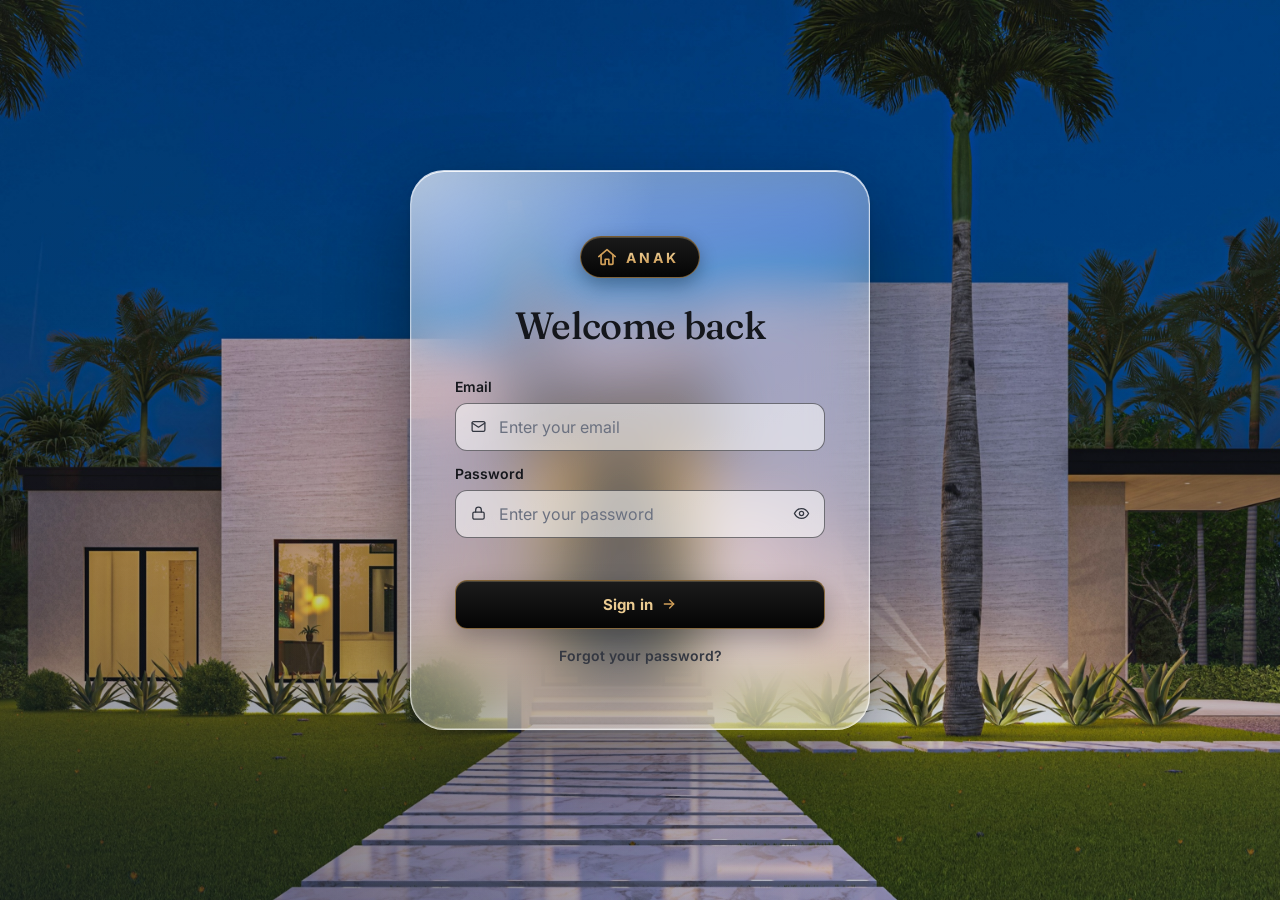
<file: index.html>
<!DOCTYPE html>
<html lang="en" class="auth-checking">
<head>
<meta charset="UTF-8">
<meta name="viewport" content="width=device-width, initial-scale=1.0, viewport-fit=cover">
<meta name="theme-color" content="#000000">
<link rel="manifest" href="manifest.webmanifest">
<link rel="apple-touch-icon" href="assets/apple-touch-icon.png">
<meta name="apple-mobile-web-app-capable" content="yes">
<meta name="apple-mobile-web-app-status-bar-style" content="black-translucent">
<meta name="apple-mobile-web-app-title" content="Anak Homes">
<title>Anak Homes — Dashboard</title>
<link rel="preconnect" href="https://fonts.googleapis.com">
<link rel="preconnect" href="https://fonts.gstatic.com" crossorigin>
<link href="https://fonts.googleapis.com/css2?family=Outfit:wght@300..700&display=swap" rel="stylesheet">
<link rel="stylesheet" href="dashboard.css?v=23">
<link rel="stylesheet" href="splash.css?v=1">
<script>try{if(sessionStorage.getItem('anak-splash-seen'))document.documentElement.classList.add('no-splash')}catch(e){}</script>
</head>
<body class="dash-page">
<div class="splash" aria-hidden="true">
  <div class="splash-glow"><svg class="splash-mark" viewBox="0 0 24 24"><defs><linearGradient id="splashGold" x1="0" y1="0" x2="1" y2="1"><stop offset="0" stop-color="#F3D9A4"/><stop offset="1" stop-color="#C98A3E"/></linearGradient></defs><path pathLength="1" d="M3 11.5 12 4l9 7.5"/><path pathLength="1" d="M5.5 10v9a1 1 0 0 0 1 1H10v-5.5h4V20h3.5a1 1 0 0 0 1-1v-9"/></svg></div>
  <span class="splash-word">ANAK</span>
</div>

<div class="grain" aria-hidden="true"></div>

<!-- Top bar: stays put while the page rolls up underneath it -->
<header class="topbar" id="topbar">
  <div class="topbar-beam" aria-hidden="true"></div>
  <a class="brand" href="index.html">
    <span class="brand-mark"><svg viewBox="0 0 24 24" aria-hidden="true"><path d="M3 11.5 12 4l9 7.5"/><path d="M5.5 10v9a1 1 0 0 0 1 1H10v-5.5h4V20h3.5a1 1 0 0 0 1-1v-9"/></svg></span>
    <span class="brand-text">Anak Homes</span>
  </a>

  <nav class="tnav" aria-label="Main">
    <a href="index.html" class="active" aria-current="page">Dashboard</a>
    <a href="bookings.html">Bookings</a>
    <a href="host.html">Hosts</a>
  </nav>

  <div class="topbar-right">
    <div id="monthPicker"></div>
    <a class="round-btn search-btn" href="bookings.html" aria-label="Search bookings">
      <svg viewBox="0 0 24 24" aria-hidden="true"><circle cx="11" cy="11" r="6.5"/><path d="M20 20l-4.2-4.2"/></svg>
    </a>
    <div class="profile">
      <button class="profile-btn" type="button" id="profileBtn" aria-haspopup="menu" aria-expanded="false" aria-controls="profileMenu">
        <span class="avatar" aria-hidden="true">A</span>
        <span class="profile-text">
          <span class="profile-role">Owner</span>
          <span class="profile-name">Anak</span>
        </span>
        <svg class="chev" viewBox="0 0 24 24" aria-hidden="true"><path d="M7 10l5 5 5-5"/></svg>
      </button>
      <div class="profile-menu" id="profileMenu" role="menu" hidden>
        <a href="settings.html" role="menuitem">Settings</a>
        <a href="#" role="menuitem" id="signOutLink">Sign out</a>
      </div>
    </div>
  </div>
</header>

<main class="dash">
  <section class="greet appear appear--soft">
    <h1 id="greetTitle">Hello, Anak!</h1>
    <a class="add-btn" href="bookings.html?add=1" aria-label="Add booking" title="Add booking">
      <svg viewBox="0 0 24 24" aria-hidden="true"><path d="M12 5v14M5 12h14"/></svg>
    </a>
  </section>

  <div class="bento">
    <!-- Row 1 -->
    <article class="card stat is-gold appear appear--soft" style="--d:.06s">
      <div class="stat-text">
        <h2 class="stat-label">Net income <em id="netIncomeDelta"></em></h2>
        <p class="stat-value" id="netIncomeValue">—</p>
      </div>
      <div class="mini-bars" id="netIncomeBars" aria-hidden="true"></div>
    </article>

    <article class="card stat shiny appear appear--soft" style="--d:.1s">
      <div class="stat-text">
        <h2 class="stat-label"><span id="totalReceivedLabel">Received this month</span> <em id="totalReceivedDelta"></em></h2>
        <p class="stat-value" id="totalReceivedValue">—</p>
      </div>
      <svg class="squiggle" id="receivedSquiggle" viewBox="0 0 80 32" aria-hidden="true"></svg>
    </article>

    <article class="card stat shiny appear appear--soft" style="--d:.14s">
      <span class="stat-icon warm" aria-hidden="true">
        <svg viewBox="0 0 24 24"><path d="M7 3.5h10M7 20.5h10"/><path d="M8 3.5v3.2a4 4 0 0 0 1.6 3.2L12 12l2.4-2.1A4 4 0 0 0 16 6.7V3.5"/><path d="M8 20.5v-3.2a4 4 0 0 1 1.6-3.2L12 12l2.4 2.1a4 4 0 0 1 1.6 3.2v3.2"/></svg>
      </span>
      <div class="stat-text">
        <h2 class="stat-label">Commission to be earned <em id="upcomingDelta"></em></h2>
        <p class="stat-value" id="upcomingStatValue">—</p>
      </div>
    </article>

    <!-- Bookings: press to pop up the full booking report -->
    <div class="stat-slot appear appear--soft" style="--d:.18s">
      <button type="button" class="card stat shiny stat-btn" id="reportBtn" aria-expanded="false" aria-controls="reportPop">
        <span class="stat-icon" aria-hidden="true">
          <svg viewBox="0 0 24 24"><rect x="3.5" y="5" width="17" height="15.5" rx="3"/><path d="M3.5 10h17M8 3v4M16 3v4"/></svg>
        </span>
        <span class="stat-text">
          <span class="stat-label">Bookings <em id="bookingsCountDelta"></em></span>
          <span class="stat-value" id="bookingsCountValue">—</span>
          <span class="stat-hint">View report <svg viewBox="0 0 24 24" aria-hidden="true"><path d="M7 10l5 5 5-5"/></svg></span>
        </span>
        <svg class="squiggle" id="bookingsSquiggle" viewBox="0 0 80 32" aria-hidden="true"></svg>
      </button>
      <div class="report-pop" id="reportPop" role="dialog" aria-labelledby="reportTitle" hidden>
        <div class="report-head">
          <h2 id="reportTitle">Booking report</h2>
          <span class="report-month" id="reportMonth">—</span>
          <button type="button" class="pop-close" id="reportClose" aria-label="Close report">
            <svg viewBox="0 0 24 24" aria-hidden="true"><path d="M7 7l10 10M17 7L7 17"/></svg>
          </button>
        </div>
        <ul class="report-list">
          <li><span class="rdot total"></span><span class="rlabel">Total bookings</span><b id="repTotal">—</b></li>
          <li><span class="rdot upcoming"></span><span class="rlabel">Upcoming</span><b id="repUpcoming">—</b></li>
          <li><span class="rdot active"></span><span class="rlabel">Staying now</span><b id="repActive">—</b></li>
          <li><span class="rdot done"></span><span class="rlabel">Completed</span><b id="repCompleted">—</b></li>
          <li><span class="rdot noshow"></span><span class="rlabel">Didn't show up</span><b id="repNoShow">—</b></li>
          <li><span class="rdot removed"></span><span class="rlabel">Cancelled / removed</span><b id="repRemoved">—</b></li>
        </ul>
        <p class="report-foot"><span id="repAllTime">—</span> bookings all time</p>
      </div>
    </div>

    <!-- Row 2 -->
    <article class="card income span-2 appear appear--soft" style="--d:.22s">
      <header class="card-head">
        <h2>Overall income</h2>
        <span class="badge-ok" id="incomeBadge"></span>
        <div class="seg" role="group" aria-label="Chart range">
          <button type="button" class="seg-btn" data-mode="monthly" aria-pressed="false">Monthly</button>
          <button type="button" class="seg-btn active" data-mode="daily" aria-pressed="true">Daily</button>
        </div>
      </header>
      <div class="chips">
        <div class="chip shiny">
          <span class="chip-label">Current balance</span>
          <span class="chip-row"><b id="currentBalanceValue">—</b><em id="currentBalanceDelta"></em></span>
        </div>
        <div class="chip shiny">
          <span class="chip-label" id="thisMonthLabel">This month</span>
          <span class="chip-row"><b id="thisMonthIncome">—</b><em id="thisMonthDelta"></em></span>
        </div>
      </div>
      <div class="area" id="incomeChart">
        <div class="chart-tip" id="incomeTip" aria-hidden="true"></div>
      </div>
    </article>

    <article class="card paid appear appear--soft" style="--d:.26s">
      <h2>Paid bookings</h2>
      <p class="muted-sm" id="paidPeriod">Fully paid this month</p>
      <p class="earn-value" id="paidAmount">—</p>
      <p class="muted-sm" id="paidSub">—</p>
      <div class="gauge" role="img" id="paidGauge" aria-label="">
        <svg viewBox="0 0 200 110" aria-hidden="true">
          <defs>
            <linearGradient id="gaugeGold" x1="0" y1="0" x2="1" y2="0">
              <stop offset="0" stop-color="#8C6531"/><stop offset="1" stop-color="#F3D9A4"/>
            </linearGradient>
          </defs>
          <path class="gauge-track" d="M20 100a80 80 0 0 1 160 0"/>
          <path class="gauge-fill" id="gaugeFill" d="M20 100a80 80 0 0 1 160 0" pathLength="100" style="--p:0"/>
        </svg>
        <span class="gauge-num" id="paidPct">—</span>
      </div>
      <p class="owed" id="owedLine"></p>
    </article>

    <article class="card host appear appear--soft" style="--d:.3s">
      <span class="host-icon" aria-hidden="true">
        <svg viewBox="0 0 24 24"><rect x="3" y="6" width="18" height="13" rx="3"/><path d="M3 10.5h18"/><path d="M7 15h4"/></svg>
      </span>
      <h2>Paid to host</h2>
      <p class="host-value" id="paidToHostValue">—</p>
      <p class="muted-sm" id="hostMonthLabel">—</p>
      <p class="host-unpaid">Unpaid <b id="unpaidToHostValue">—</b></p>
      <a class="btn-soft" href="host.html">Open hosts</a>
    </article>

    <!-- Row 3 -->
    <article class="card wallet span-2 appear appear--soft" style="--d:.34s">
      <div class="wallet-text">
        <h2 id="commTitle">Commission this month</h2>
                <dl class="comm">
          <div><dt>Commission available</dt><dd id="paidCommissionValue">—</dd></div>
          <div><dt>Commission to be earned</dt><dd id="upcomingCommissionValue">—</dd></div>
        </dl>
      </div>
      <div class="cards-stack" aria-hidden="true">
        <div class="stack">
          <div class="bcard c4"><span class="bnum">ANAK HOMES</span><span class="bchip"></span></div>
          <div class="bcard c3"><span class="bnum">ANAK HOMES</span><span class="bchip"></span></div>
          <div class="bcard c2"><span class="bnum">ANAK HOMES</span><span class="bchip"></span></div>
          <div class="bcard c1"><span class="bnum">ANAK HOMES</span><span class="bchip"></span><span class="bmark"><i></i><i></i></span></div>
        </div>
      </div>
    </article>

    <article class="card activity shiny span-2 appear appear--soft" style="--d:.38s">
      <header class="card-head">
        <h2>Booking activity</h2>
        <span class="muted-sm" id="feedCount"></span>
        <a class="link-sm" href="bookings.html">View all</a>
      </header>
      <div class="feed-wrap">
        <table class="feed">
          <thead>
            <tr><th scope="col" class="c-guest">Guest</th><th scope="col" class="c-apt">Apartment</th><th scope="col" class="c-when">Check-in</th><th scope="col" class="c-status">Status</th><th scope="col" class="num c-amt">Amount (TZS)</th></tr>
          </thead>
          <tbody id="bookingsFeed"></tbody>
        </table>
      </div>
    </article>

  </div>
</main>

<!-- Phone navigation: a floating tab bar at the bottom, Apple Music style -->
<nav class="tabbar" aria-label="Main">
  <a href="index.html" class="active" aria-current="page"><svg viewBox="0 0 24 24" aria-hidden="true"><rect x="3.5" y="3.5" width="7" height="7" rx="2"/><rect x="13.5" y="3.5" width="7" height="7" rx="2"/><rect x="3.5" y="13.5" width="7" height="7" rx="2"/><rect x="13.5" y="13.5" width="7" height="7" rx="2"/></svg><span>Dashboard</span></a>
  <a href="bookings.html"><svg viewBox="0 0 24 24" aria-hidden="true"><rect x="3.5" y="5" width="17" height="15.5" rx="3"/><path d="M3.5 10h17M8 3v4M16 3v4"/><path d="M9 14.5l2 2 4-4"/></svg><span>Bookings</span></a>
  <a href="host.html"><svg viewBox="0 0 24 24" aria-hidden="true"><circle cx="12" cy="8" r="3.6"/><path d="M4.5 20a7.5 7.5 0 0 1 15 0"/></svg><span>Hosts</span></a>
  <a href="settings.html"><svg viewBox="0 0 24 24" aria-hidden="true"><path d="M4 7h9M17 7h3M4 17h3M11 17h9"/><circle cx="15" cy="7" r="2"/><circle cx="9" cy="17" r="2"/></svg><span>Settings</span></a>
</nav>
<script src="tabbar.js?v=1"></script>

<script src="supabase.min.js"></script>
<script src="supabaseClient.js?v=2"></script>
<script src="data.js?v=8"></script>
<script src="auth.js?v=4"></script>
<script src="monthpicker.js?v=1"></script>
<script src="finances.js?v=24"></script>
</body>
</html>
</file>
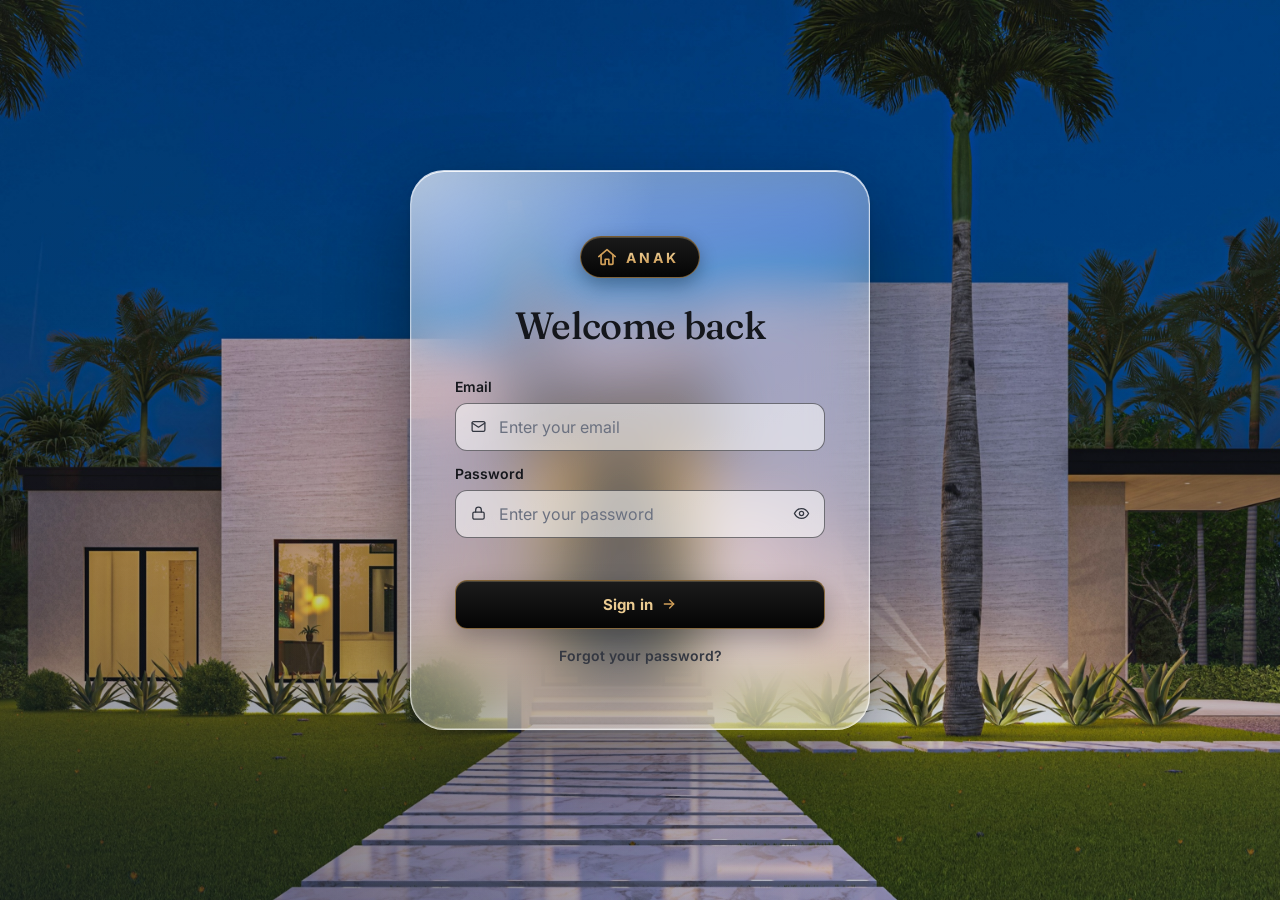
<file: bookings.html>
<!DOCTYPE html>
<html lang="en" class="auth-checking">
<head>
<meta charset="UTF-8">
<meta name="viewport" content="width=device-width, initial-scale=1.0, viewport-fit=cover">
<meta name="theme-color" content="#000000">
<link rel="manifest" href="manifest.webmanifest">
<link rel="apple-touch-icon" href="assets/apple-touch-icon.png">
<meta name="apple-mobile-web-app-capable" content="yes">
<meta name="apple-mobile-web-app-status-bar-style" content="black-translucent">
<meta name="apple-mobile-web-app-title" content="Anak Homes">
<title>Anak Homes — Bookings</title>
<link rel="preconnect" href="https://fonts.googleapis.com">
<link rel="preconnect" href="https://fonts.gstatic.com" crossorigin>
<link href="https://fonts.googleapis.com/css2?family=Outfit:wght@300..700&display=swap" rel="stylesheet">
<link rel="stylesheet" href="app.css?v=13">
<link rel="stylesheet" href="splash.css?v=1">
<script>try{if(sessionStorage.getItem('anak-splash-seen'))document.documentElement.classList.add('no-splash')}catch(e){}</script>
</head>
<body>
<div class="splash" aria-hidden="true">
  <div class="splash-glow"><svg class="splash-mark" viewBox="0 0 24 24"><defs><linearGradient id="splashGold" x1="0" y1="0" x2="1" y2="1"><stop offset="0" stop-color="#F3D9A4"/><stop offset="1" stop-color="#C98A3E"/></linearGradient></defs><path pathLength="1" d="M3 11.5 12 4l9 7.5"/><path pathLength="1" d="M5.5 10v9a1 1 0 0 0 1 1H10v-5.5h4V20h3.5a1 1 0 0 0 1-1v-9"/></svg></div>
  <span class="splash-word">ANAK</span>
</div>

<div class="grain" aria-hidden="true"></div>

<header class="topbar">
  <div class="topbar-beam" aria-hidden="true"></div>
  <a class="brand" href="index.html">
    <span class="brand-mark"><svg viewBox="0 0 24 24" aria-hidden="true"><path d="M3 11.5 12 4l9 7.5"/><path d="M5.5 10v9a1 1 0 0 0 1 1H10v-5.5h4V20h3.5a1 1 0 0 0 1-1v-9"/></svg></span>
    <span class="brand-text">Anak Homes</span>
  </a>
  <nav class="tnav" aria-label="Main">
    <a href="index.html">Dashboard</a>
    <a href="bookings.html" class="active" aria-current="page">Bookings</a>
    <a href="host.html">Hosts</a>
  </nav>
  <div class="topbar-right">
    <div class="profile">
      <button class="profile-btn" type="button" id="profileBtn" aria-haspopup="menu" aria-expanded="false" aria-controls="profileMenu">
        <span class="avatar" aria-hidden="true">A</span>
        <span class="profile-text"><span class="profile-role">Owner</span><span class="profile-name">Anak</span></span>
        <svg class="chev" viewBox="0 0 24 24" aria-hidden="true"><path d="M7 10l5 5 5-5"/></svg>
      </button>
      <div class="profile-menu" id="profileMenu" role="menu" hidden>
        <a href="settings.html" role="menuitem">Settings</a>
        <a href="#" role="menuitem" id="signOutLink">Sign out</a>
      </div>
    </div>
  </div>
</header>

<main class="page">
  <header class="page-head appear">
    <h1>Bookings</h1>
  </header>

    <div class="page-toolbar">
      <select class="sort-select" id="sortSelect" aria-label="Sort bookings by">
        <option value="checkin-asc">Sort: Check-in (upcoming first)</option>
        <option value="added-desc">Sort: Date booked (newest first)</option>
        <option value="added-asc">Sort: Date booked (oldest first)</option>
        <option value="guest-az">Sort: Guest name (A–Z)</option>
        <option value="amount-desc">Sort: Amount (highest first)</option>
      </select>
      <div id="monthPicker"></div>
      <label class="btn-secondary file-btn" for="importBookingsInput">
        Import from Excel (.xlsx)
        <input type="file" id="importBookingsInput" accept=".xlsx,application/vnd.openxmlformats-officedocument.spreadsheetml.sheet" hidden>
      </label>
      <button type="button" class="btn-primary" id="addBookingBtn">+ Add booking</button>
    </div>

    <div class="settings-note" id="importNote"></div>

    <div class="card" id="bookingsCard">
      <div class="card-header">
        <h2 id="tableMonthLabel">Bookings</h2>
        <div class="filter-pills" id="statusFilters" role="group" aria-label="Show bookings">
          <button type="button" class="filter-pill active" data-filter="all" aria-pressed="true">All</button>
          <button type="button" class="filter-pill" data-filter="ACTIVE" aria-pressed="false">Active</button>
          <button type="button" class="filter-pill" data-filter="UPCOMING" aria-pressed="false">Upcoming</button>
          <button type="button" class="filter-pill" data-filter="COMPLETED" aria-pressed="false">Completed</button>
          <button type="button" class="filter-pill" data-filter="DIDN'T STAY" aria-pressed="false">Didn't show up</button>
          <button type="button" class="filter-pill" data-filter="UNPAID" aria-pressed="false" title="Guest hasn't paid in full, or the host hasn't been paid in full (all months)">Unpaid</button>
        </div>
        <button type="button" class="expand-toggle" id="expandBookingsBtn" title="Expand to full screen" aria-label="Expand to full screen">
          <svg class="expand-icon" viewBox="0 0 24 24" fill="none" stroke="currentColor" stroke-width="2" stroke-linecap="round" stroke-linejoin="round">
            <path d="M8 3H5a2 2 0 0 0-2 2v3M16 3h3a2 2 0 0 1 2 2v3M21 16v3a2 2 0 0 1-2 2h-3M8 21H5a2 2 0 0 1-2-2v-3"/>
          </svg>
          <svg class="shrink-icon" viewBox="0 0 24 24" fill="none" stroke="currentColor" stroke-width="2" stroke-linecap="round" stroke-linejoin="round" hidden>
            <path d="M9 3v4a2 2 0 0 1-2 2H3M15 3v4a2 2 0 0 0 2 2h4M21 15h-4a2 2 0 0 0-2 2v4M3 15h4a2 2 0 0 1 2 2v4"/>
          </svg>
        </button>
      </div>

      <div class="totals-panel" id="totalsPanel"></div>

      <div class="table-wrap">
        <table>
          <thead>
            <tr>
              <th>ID</th><th>Date booked</th><th>Guest</th><th>Apartment</th>
              <th>Check-in</th><th>Check-out</th><th>Total price</th><th>Amount paid</th>
              <th>Commission</th><th>Host share</th><th>Remaining</th><th>Host paid</th>
              <th>Status</th><th></th>
            </tr>
          </thead>
          <tbody id="bookingsTableBody"></tbody>
        </table>
      </div>
    </div>

</main>

<nav class="tabbar" aria-label="Main">
  <a href="index.html"><svg viewBox="0 0 24 24" aria-hidden="true"><rect x="3.5" y="3.5" width="7" height="7" rx="2"/><rect x="13.5" y="3.5" width="7" height="7" rx="2"/><rect x="3.5" y="13.5" width="7" height="7" rx="2"/><rect x="13.5" y="13.5" width="7" height="7" rx="2"/></svg><span>Dashboard</span></a>
  <a href="bookings.html" class="active" aria-current="page"><svg viewBox="0 0 24 24" aria-hidden="true"><rect x="3.5" y="5" width="17" height="15.5" rx="3"/><path d="M3.5 10h17M8 3v4M16 3v4"/><path d="M9 14.5l2 2 4-4"/></svg><span>Bookings</span></a>
  <a href="host.html"><svg viewBox="0 0 24 24" aria-hidden="true"><circle cx="12" cy="8" r="3.6"/><path d="M4.5 20a7.5 7.5 0 0 1 15 0"/></svg><span>Hosts</span></a>
  <a href="settings.html"><svg viewBox="0 0 24 24" aria-hidden="true"><path d="M4 7h9M17 7h3M4 17h3M11 17h9"/><circle cx="15" cy="7" r="2"/><circle cx="9" cy="17" r="2"/></svg><span>Settings</span></a>
</nav>
<script src="tabbar.js?v=1"></script>

<!-- Add / Edit booking modal -->
<div class="modal-overlay" id="bookingModalOverlay">
  <div class="modal-card modal-card-wide">
    <div class="modal-header">
      <h2 id="modalTitle">Add booking</h2>
      <button type="button" class="modal-close" id="modalClose" aria-label="Close">&times;</button>
    </div>
    <form id="bookingForm">
      <div class="form-row two-col">
        <label>Guest name
          <input type="text" id="fGuest" required>
        </label>
        <label>Booking ID
          <input type="text" id="fId" readonly>
        </label>
      </div>
      <div class="form-row">
        <label>Date booked
          <input type="date" id="fDateBooked" required>
        </label>
      </div>
      <div class="form-row">
        <label>Apartment
          <input type="text" id="fApartment" list="apartmentSuggestions" autocomplete="off" placeholder="e.g. Masaki, Mikocheni 4, 108" required>
          <datalist id="apartmentSuggestions"></datalist>
        </label>
      </div>
      <div class="form-row two-col">
        <label>Check-in
          <input type="date" id="fCheckin" required>
        </label>
        <label>Check-out
          <input type="date" id="fCheckout" required>
        </label>
      </div>
      <div class="form-row two-col">
        <label>Total price (TZS)
          <input type="text" id="fTotal" inputmode="numeric" autocomplete="off" data-money required>
        </label>
        <label>Amount paid (TZS)
          <input type="text" id="fAmountPaid" inputmode="numeric" autocomplete="off" data-money required>
        </label>
      </div>
      <div class="form-row two-col">
        <label>Host share (TZS)
          <input type="text" id="fHostShare" inputmode="numeric" autocomplete="off" data-money>
        </label>
        <label>Commission (TZS)
          <input type="text" id="fCommission" inputmode="numeric" autocomplete="off" data-money>
        </label>
      </div>
      <div class="form-row two-col">
        <label>Remaining (TZS)
          <input type="text" id="fRemaining" inputmode="numeric" autocomplete="off" data-money>
        </label>
        <label>Host paid (TZS)
          <input type="text" id="fHostPaid" autocomplete="off" data-money data-money-plus placeholder="e.g. 225,000 or 225,000+185,000">
        </label>
      </div>
      <div class="form-row">
        <label class="checkbox-row">
          <input type="checkbox" id="fNoShow">
          Guest didn't show up
        </label>
      </div>
      <p class="form-hint">Status (Upcoming / Active / Completed) is set automatically from today's date vs. check-in and check-out — only a no-show needs to be flagged by hand.</p>
      <p class="form-hint">Host share and commission auto-fill at 90% / 10% of the total price — edit them if a booking needs a different split.</p>
      <div class="form-actions">
        <button type="button" class="btn-secondary" id="modalCancel">Cancel</button>
        <button type="submit" class="btn-primary">Save booking</button>
      </div>
    </form>
  </div>
</div>

<script src="supabase.min.js"></script>
<script src="supabaseClient.js?v=2"></script>
<script src="data.js?v=8"></script>
<script src="auth.js?v=4"></script>
<script src="shell.js?v=1"></script>
<script src="monthpicker.js?v=1"></script>
<script src="push.js?v=1"></script>
<script src="bookings.js?v=19"></script>
</body>
</html>
</file>
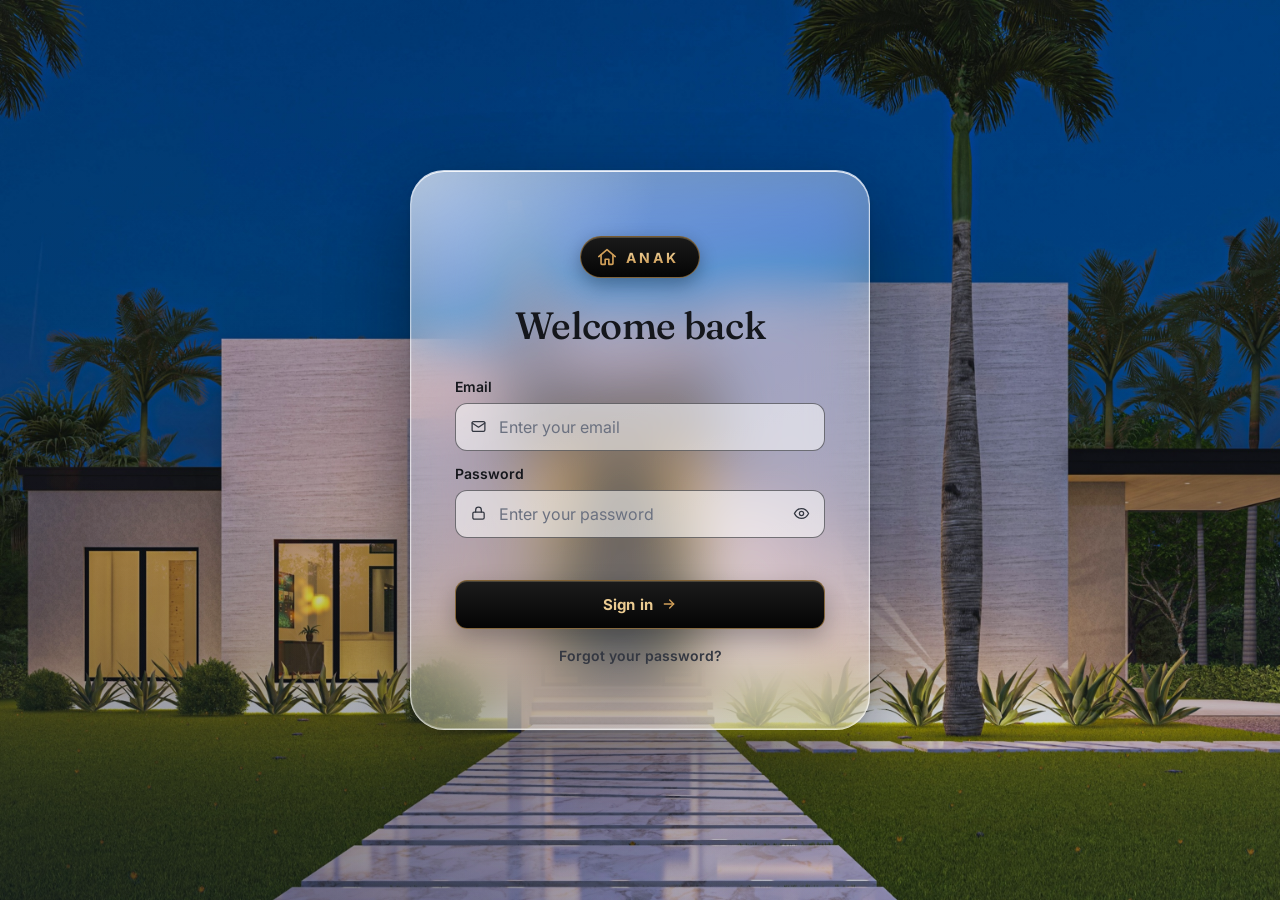
<file: host.html>
<!DOCTYPE html>
<html lang="en" class="auth-checking">
<head>
<meta charset="UTF-8">
<meta name="viewport" content="width=device-width, initial-scale=1.0, viewport-fit=cover">
<meta name="theme-color" content="#000000">
<link rel="manifest" href="manifest.webmanifest">
<link rel="apple-touch-icon" href="assets/apple-touch-icon.png">
<meta name="apple-mobile-web-app-capable" content="yes">
<meta name="apple-mobile-web-app-status-bar-style" content="black-translucent">
<meta name="apple-mobile-web-app-title" content="Anak Homes">
<title>Anak Homes — Hosts</title>
<link rel="preconnect" href="https://fonts.googleapis.com">
<link rel="preconnect" href="https://fonts.gstatic.com" crossorigin>
<link href="https://fonts.googleapis.com/css2?family=Outfit:wght@300..700&display=swap" rel="stylesheet">
<link rel="stylesheet" href="app.css?v=13">
<link rel="stylesheet" href="splash.css?v=1">
<script>try{if(sessionStorage.getItem('anak-splash-seen'))document.documentElement.classList.add('no-splash')}catch(e){}</script>
</head>
<body>
<div class="splash" aria-hidden="true">
  <div class="splash-glow"><svg class="splash-mark" viewBox="0 0 24 24"><defs><linearGradient id="splashGold" x1="0" y1="0" x2="1" y2="1"><stop offset="0" stop-color="#F3D9A4"/><stop offset="1" stop-color="#C98A3E"/></linearGradient></defs><path pathLength="1" d="M3 11.5 12 4l9 7.5"/><path pathLength="1" d="M5.5 10v9a1 1 0 0 0 1 1H10v-5.5h4V20h3.5a1 1 0 0 0 1-1v-9"/></svg></div>
  <span class="splash-word">ANAK</span>
</div>

<div class="grain" aria-hidden="true"></div>

<header class="topbar">
  <div class="topbar-beam" aria-hidden="true"></div>
  <a class="brand" href="index.html">
    <span class="brand-mark"><svg viewBox="0 0 24 24" aria-hidden="true"><path d="M3 11.5 12 4l9 7.5"/><path d="M5.5 10v9a1 1 0 0 0 1 1H10v-5.5h4V20h3.5a1 1 0 0 0 1-1v-9"/></svg></span>
    <span class="brand-text">Anak Homes</span>
  </a>
  <nav class="tnav" aria-label="Main">
    <a href="index.html">Dashboard</a>
    <a href="bookings.html">Bookings</a>
    <a href="host.html" class="active" aria-current="page">Hosts</a>
  </nav>
  <div class="topbar-right">
    <div class="profile">
      <button class="profile-btn" type="button" id="profileBtn" aria-haspopup="menu" aria-expanded="false" aria-controls="profileMenu">
        <span class="avatar" aria-hidden="true">A</span>
        <span class="profile-text"><span class="profile-role">Owner</span><span class="profile-name">Anak</span></span>
        <svg class="chev" viewBox="0 0 24 24" aria-hidden="true"><path d="M7 10l5 5 5-5"/></svg>
      </button>
      <div class="profile-menu" id="profileMenu" role="menu" hidden>
        <a href="settings.html" role="menuitem">Settings</a>
        <a href="#" role="menuitem" id="signOutLink">Sign out</a>
      </div>
    </div>
  </div>
</header>

<main class="page">
  <header class="page-head appear">
    <h1>Hosts</h1>
  </header>

  <div class="hosts-head appear" style="--d:.06s">
    <h2 class="section-pill">Hosts <span id="hostCount">0</span></h2>
    <button type="button" class="new-pill" id="addHostBtn"><span class="new-pill-plus" aria-hidden="true">+</span>Add host</button>
    <div class="filter-pills" id="hostFilters" role="group" aria-label="Show hosts">
      <button type="button" class="filter-pill active" data-filter="all" aria-pressed="true">All</button>
      <button type="button" class="filter-pill" data-filter="busy" aria-pressed="false">Busy</button>
      <button type="button" class="filter-pill" data-filter="owed" aria-pressed="false">Owed payout</button>
      <button type="button" class="filter-pill" data-filter="quiet" aria-pressed="false">Quiet</button>
    </div>
  </div>

  <div class="host-grid appear" style="--d:.12s" id="hostGrid"></div>

</main>

<nav class="tabbar" aria-label="Main">
  <a href="index.html"><svg viewBox="0 0 24 24" aria-hidden="true"><rect x="3.5" y="3.5" width="7" height="7" rx="2"/><rect x="13.5" y="3.5" width="7" height="7" rx="2"/><rect x="3.5" y="13.5" width="7" height="7" rx="2"/><rect x="13.5" y="13.5" width="7" height="7" rx="2"/></svg><span>Dashboard</span></a>
  <a href="bookings.html"><svg viewBox="0 0 24 24" aria-hidden="true"><rect x="3.5" y="5" width="17" height="15.5" rx="3"/><path d="M3.5 10h17M8 3v4M16 3v4"/><path d="M9 14.5l2 2 4-4"/></svg><span>Bookings</span></a>
  <a href="host.html" class="active" aria-current="page"><svg viewBox="0 0 24 24" aria-hidden="true"><circle cx="12" cy="8" r="3.6"/><path d="M4.5 20a7.5 7.5 0 0 1 15 0"/></svg><span>Hosts</span></a>
  <a href="settings.html"><svg viewBox="0 0 24 24" aria-hidden="true"><path d="M4 7h9M17 7h3M4 17h3M11 17h9"/><circle cx="15" cy="7" r="2"/><circle cx="9" cy="17" r="2"/></svg><span>Settings</span></a>
</nav>
<script src="tabbar.js?v=1"></script>

<!-- Add host modal -->
<div class="modal-overlay" id="hostModalOverlay">
  <div class="modal-card">
    <div class="modal-header">
      <h2>Add host</h2>
      <button type="button" class="modal-close" id="hostModalClose" aria-label="Close">&times;</button>
    </div>
    <form id="hostForm">
      <div class="form-row">
        <label>Host / property name
          <input type="text" id="fHostName" required placeholder="e.g. Kunduchi Beach">
        </label>
      </div>
      <div class="form-row">
        <label>Matching keyword(s)
          <input type="text" id="fHostKeywords" required placeholder="e.g. kunduchi, kunduchi beach">
        </label>
      </div>
      <p class="form-hint">
        When a booking's apartment field contains any of these words, it'll be
        counted under this host automatically — separate multiple with commas.
      </p>
      <div class="form-actions">
        <button type="button" class="btn-secondary" id="hostModalCancel">Cancel</button>
        <button type="submit" class="btn-primary">Save host</button>
      </div>
    </form>
  </div>
</div>

<!-- Host calendar modal -->
<div class="modal-overlay" id="hostCalendarOverlay">
  <div class="modal-card">
    <div class="modal-header">
      <h2 id="hostCalendarTitle">Host</h2>
      <button type="button" class="modal-close" id="hostCalendarClose" aria-label="Close">&times;</button>
    </div>
    <div class="hcal-nav">
      <button type="button" class="hcal-nav-btn" id="hostCalendarPrev" aria-label="Previous month">
        <svg viewBox="0 0 24 24" fill="none" stroke="currentColor" stroke-width="2" stroke-linecap="round" stroke-linejoin="round"><path d="m15 6-6 6 6 6"/></svg>
      </button>
      <span class="hcal-month-label" id="hostCalendarMonthLabel">—</span>
      <button type="button" class="hcal-nav-btn" id="hostCalendarNext" aria-label="Next month">
        <svg viewBox="0 0 24 24" fill="none" stroke="currentColor" stroke-width="2" stroke-linecap="round" stroke-linejoin="round"><path d="m9 6 6 6-6 6"/></svg>
      </button>
    </div>
    <div class="hcal-weekdays">
      <span>M</span><span>T</span><span>W</span><span>T</span><span>F</span><span>S</span><span>S</span>
    </div>
    <div class="hcal-grid" id="hostCalendarGrid"></div>
    <div class="hcal-summary" id="hostCalendarSummary">—</div>
  </div>
</div>

<script src="supabase.min.js"></script>
<script src="supabaseClient.js?v=2"></script>
<script src="data.js?v=8"></script>
<script src="auth.js?v=4"></script>
<script src="shell.js?v=1"></script>
<script src="host.js?v=6"></script>
</body>
</html>
</file>
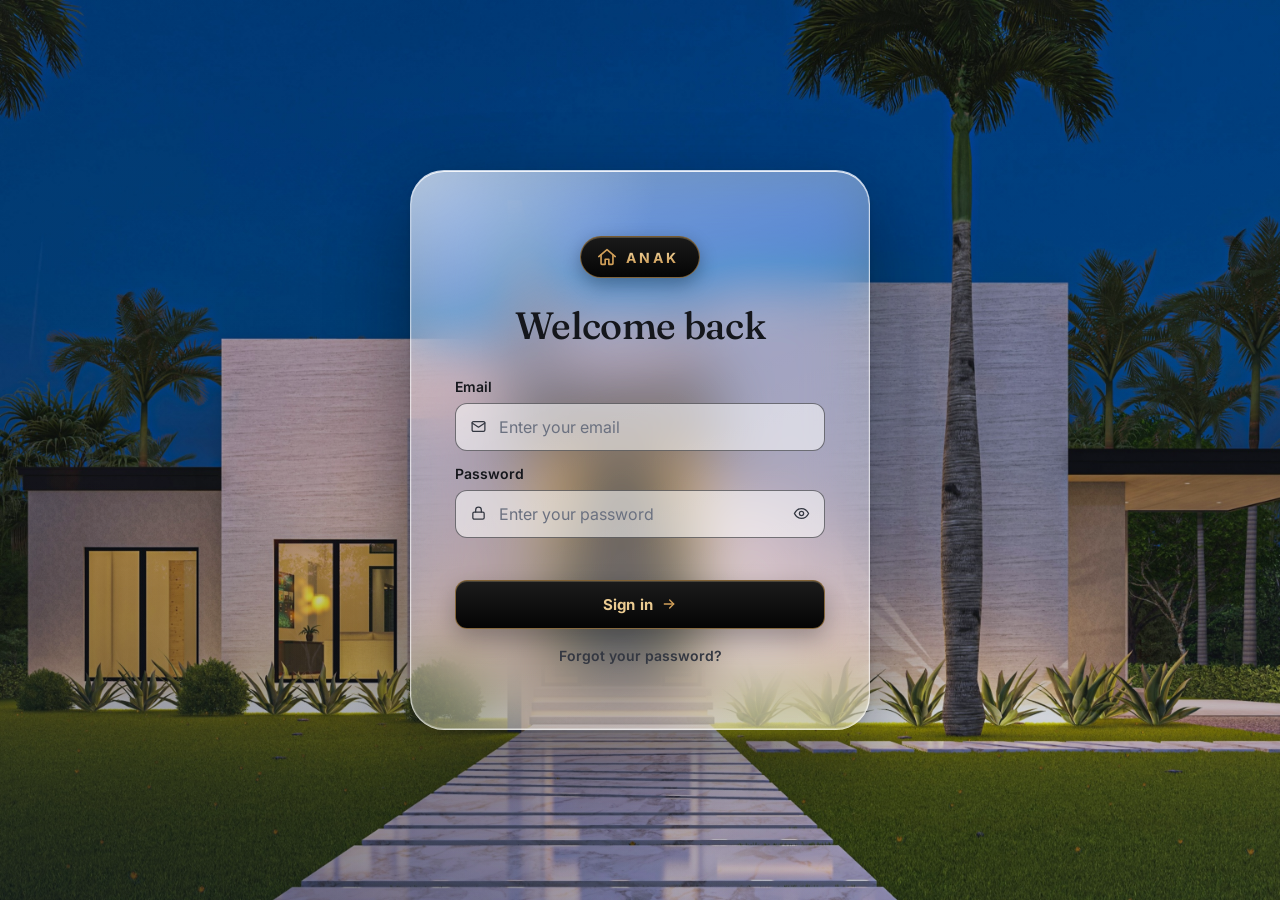
<file: login.html>
<!DOCTYPE html>
<html lang="en">
<head>
<meta charset="UTF-8">
<meta name="viewport" content="width=device-width, initial-scale=1.0">
<title>Anak Homes — Sign In</title>
<link rel="manifest" href="manifest.webmanifest">
<link rel="apple-touch-icon" href="assets/apple-touch-icon.png">
<meta name="apple-mobile-web-app-capable" content="yes">
<meta name="apple-mobile-web-app-title" content="Anak Homes">
<link rel="preconnect" href="https://fonts.googleapis.com">
<link rel="preconnect" href="https://fonts.gstatic.com" crossorigin>
<link href="https://fonts.googleapis.com/css2?family=Inter:wght@400;500;600;700;800&family=Fraunces:opsz,wght@9..144,500;9..144,600&display=swap" rel="stylesheet">
<link rel="stylesheet" href="login.css?v=9">
</head>
<body class="villa">

<div class="scene">
  <div class="bg-photo" id="bgPhoto" aria-hidden="true"></div>
  <div class="bg-overlay" aria-hidden="true"></div>

  <div class="login-card" id="loginCard">
    <div class="login-brand">
      <svg width="22" height="22" viewBox="0 0 24 24" fill="none" stroke="currentColor" stroke-width="1.8" stroke-linecap="round" stroke-linejoin="round">
        <path d="M3 11.5 12 4l9 7.5"/>
        <path d="M5.5 10v9a1 1 0 0 0 1 1H10v-5.5h4V20h3.5a1 1 0 0 0 1-1v-9"/>
      </svg>
      <span>Anak</span>
    </div>

    <h1>Welcome back</h1>

    <form id="loginForm">
      <div class="field">
        <label for="emailInput">Email</label>
        <div class="input-wrap">
          <svg viewBox="0 0 24 24" fill="none" stroke="currentColor" stroke-width="1.8" stroke-linecap="round" stroke-linejoin="round"><rect x="3" y="5" width="18" height="14" rx="2"/><path d="m3 7 9 6 9-6"/></svg>
          <input type="email" id="emailInput" autocomplete="username" placeholder="Enter your email">
        </div>
      </div>

      <div class="field" id="passwordField">
        <label for="passwordInput">Password</label>
        <div class="input-wrap">
          <svg viewBox="0 0 24 24" fill="none" stroke="currentColor" stroke-width="1.8" stroke-linecap="round" stroke-linejoin="round"><rect x="4" y="10" width="16" height="10" rx="2"/><path d="M8 10V7a4 4 0 0 1 8 0v3"/></svg>
          <input type="password" id="passwordInput" autocomplete="current-password" placeholder="Enter your password">
          <button type="button" class="pw-toggle" id="pwToggle" aria-label="Show password" aria-pressed="false">
            <svg viewBox="0 0 24 24" fill="none" stroke="currentColor" stroke-width="1.8" stroke-linecap="round" stroke-linejoin="round"><path d="M2 12s3.5-7 10-7 10 7 10 7-3.5 7-10 7S2 12 2 12Z"/><circle cx="12" cy="12" r="3"/></svg>
          </button>
        </div>
      </div>

      <div class="login-error" id="loginError"></div>

      <button type="submit" class="login-submit" id="loginSubmit">
        <span id="loginSubmitText">Sign in</span>
        <svg viewBox="0 0 24 24" fill="none" stroke="currentColor" stroke-width="2" stroke-linecap="round" stroke-linejoin="round"><path d="M5 12h14"/><path d="m13 6 6 6-6 6"/></svg>
      </button>
    </form>

    <button type="button" class="login-forgot" id="forgotBtn">Forgot your password?</button>
  </div>

</div>

<script src="supabase.min.js"></script>
<script src="supabaseClient.js?v=2"></script>
<script src="login.js?v=6"></script>
</body>
</html>
</file>
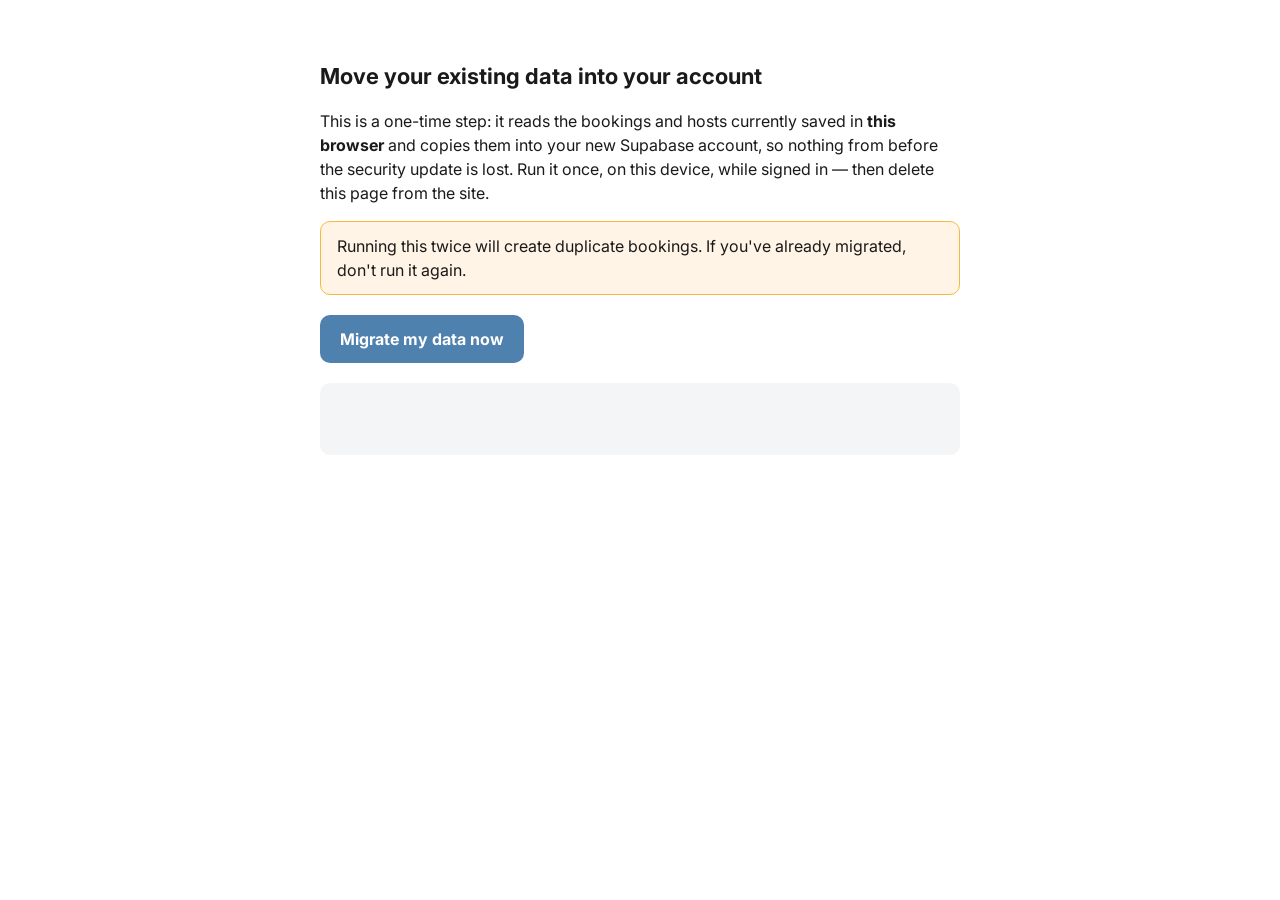
<file: migrate.html>
<!DOCTYPE html>
<html lang="en">
<head>
<meta charset="UTF-8">
<meta name="viewport" content="width=device-width, initial-scale=1.0">
<title>Anak Homes — One-time migration</title>
<link href="https://fonts.googleapis.com/css2?family=Inter:wght@400;500;600;700;800&display=swap" rel="stylesheet">
<style>
  body { font-family: 'Inter', sans-serif; max-width: 640px; margin: 60px auto; padding: 0 20px; color: #1a1a1a; line-height: 1.5; }
  h1 { font-size: 22px; }
  button { font: inherit; font-weight: 700; padding: 12px 20px; border-radius: 10px; border: none; background: #4F81AF; color: #fff; cursor: pointer; }
  button:disabled { opacity: .5; cursor: default; }
  #log { margin-top: 20px; padding: 16px; background: #f4f5f7; border-radius: 10px; font-family: monospace; font-size: 13px; white-space: pre-wrap; min-height: 40px; }
  .warn { background: #fff4e5; border: 1px solid #f5b942; padding: 12px 16px; border-radius: 10px; margin-bottom: 20px; }
</style>
</head>
<body>

<h1>Move your existing data into your account</h1>
<p>
  This is a one-time step: it reads the bookings and hosts currently saved in
  <strong>this browser</strong> and copies them into your new Supabase account, so nothing
  from before the security update is lost. Run it once, on this device, while signed in —
  then delete this page from the site.
</p>
<div class="warn">Running this twice will create duplicate bookings. If you've already migrated, don't run it again.</div>

<button id="migrateBtn">Migrate my data now</button>
<div id="log"></div>

<script src="supabase.min.js"></script>
<script src="supabaseClient.js?v=2"></script>
<script src="auth.js?v=2"></script>
<script src="migrate.js?v=2"></script>
</body>
</html>
</file>
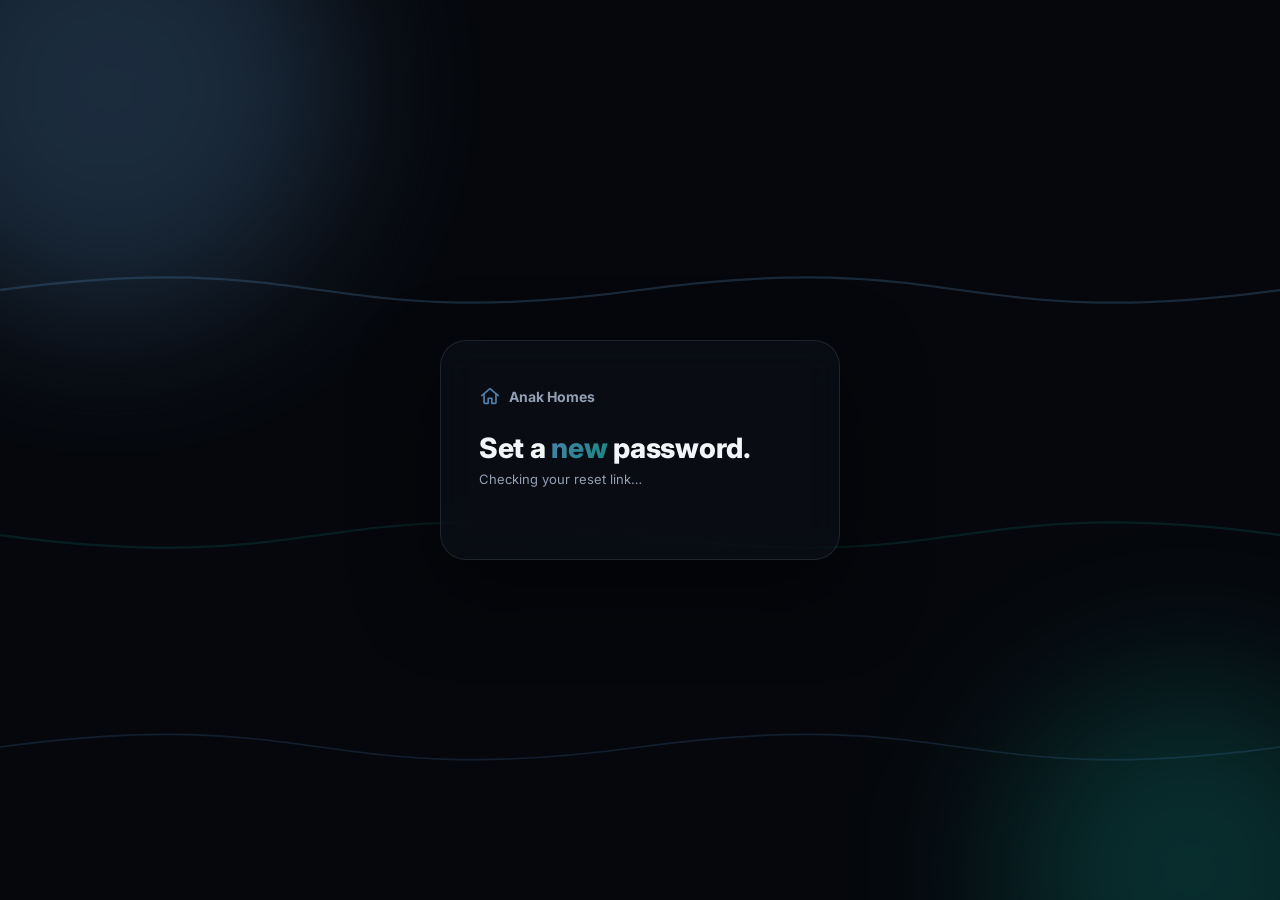
<file: reset-password.html>
<!DOCTYPE html>
<html lang="en">
<head>
<meta charset="UTF-8">
<meta name="viewport" content="width=device-width, initial-scale=1.0">
<title>Anak Homes — Reset Password</title>
<link rel="preconnect" href="https://fonts.googleapis.com">
<link rel="preconnect" href="https://fonts.gstatic.com" crossorigin>
<link href="https://fonts.googleapis.com/css2?family=Inter:wght@400;500;600;700;800&display=swap" rel="stylesheet">
<link rel="stylesheet" href="login.css?v=5">
</head>
<body>

<div class="scene">
  <div class="ambient" aria-hidden="true">
    <div class="glow-blob blob-a"></div>
    <div class="glow-blob blob-b"></div>
  </div>

  <div class="waves" aria-hidden="true">
    <svg class="wave wave-1" viewBox="0 0 1200 200" preserveAspectRatio="none">
      <path d="M0,100 C150,60 150,140 300,100 C450,60 450,140 600,100 C750,60 750,140 900,100 C1050,60 1050,140 1200,100" fill="none" stroke="#4F81AF" stroke-width="2"/>
    </svg>
    <svg class="wave wave-2" viewBox="0 0 1200 200" preserveAspectRatio="none">
      <path d="M0,110 C150,150 150,70 300,110 C450,150 450,70 600,110 C750,150 750,70 900,110 C1050,150 1050,70 1200,110" fill="none" stroke="#12897E" stroke-width="2"/>
    </svg>
    <svg class="wave wave-3" viewBox="0 0 1200 200" preserveAspectRatio="none">
      <path d="M0,90 C150,50 150,130 300,90 C450,50 450,130 600,90 C750,50 750,130 900,90 C1050,50 1050,130 1200,90" fill="none" stroke="#60A5FA" stroke-width="1.5"/>
    </svg>
  </div>

  <div class="login-card">
    <div class="login-brand">
      <svg width="22" height="22" viewBox="0 0 24 24" fill="none" stroke="currentColor" stroke-width="1.8" stroke-linecap="round" stroke-linejoin="round">
        <path d="M3 11.5 12 4l9 7.5"/>
        <path d="M5.5 10v9a1 1 0 0 0 1 1H10v-5.5h4V20h3.5a1 1 0 0 0 1-1v-9"/>
      </svg>
      <span>Anak Homes</span>
    </div>

    <h1>Set a <span class="accent">new</span> password.</h1>
    <p class="login-sub" id="resetSub">Checking your reset link…</p>

    <form id="resetForm" hidden>
      <div class="field">
        <label for="newPassInput">New password</label>
        <div class="input-wrap">
          <svg viewBox="0 0 24 24" fill="none" stroke="currentColor" stroke-width="1.8" stroke-linecap="round" stroke-linejoin="round"><rect x="4" y="10" width="16" height="10" rx="2"/><path d="M8 10V7a4 4 0 0 1 8 0v3"/></svg>
          <input type="password" id="newPassInput" autocomplete="new-password" placeholder="At least 6 characters">
        </div>
      </div>

      <div class="field">
        <label for="confirmPassInput">Confirm password</label>
        <div class="input-wrap">
          <svg viewBox="0 0 24 24" fill="none" stroke="currentColor" stroke-width="1.8" stroke-linecap="round" stroke-linejoin="round"><rect x="4" y="10" width="16" height="10" rx="2"/><path d="M8 10V7a4 4 0 0 1 8 0v3"/></svg>
          <input type="password" id="confirmPassInput" autocomplete="new-password" placeholder="••••••••">
        </div>
      </div>

      <div class="login-error" id="resetError"></div>

      <button type="submit" class="login-submit" id="resetSubmit">
        <span id="resetSubmitText">Set new password</span>
        <svg viewBox="0 0 24 24" fill="none" stroke="currentColor" stroke-width="2" stroke-linecap="round" stroke-linejoin="round"><path d="M5 12h14"/><path d="m13 6 6 6-6 6"/></svg>
      </button>
    </form>

    <p class="login-hint" id="resetHint"></p>
  </div>

</div>

<script src="supabase.min.js"></script>
<script src="supabaseClient.js?v=2"></script>
<script src="reset-password.js?v=2"></script>
</body>
</html>
</file>
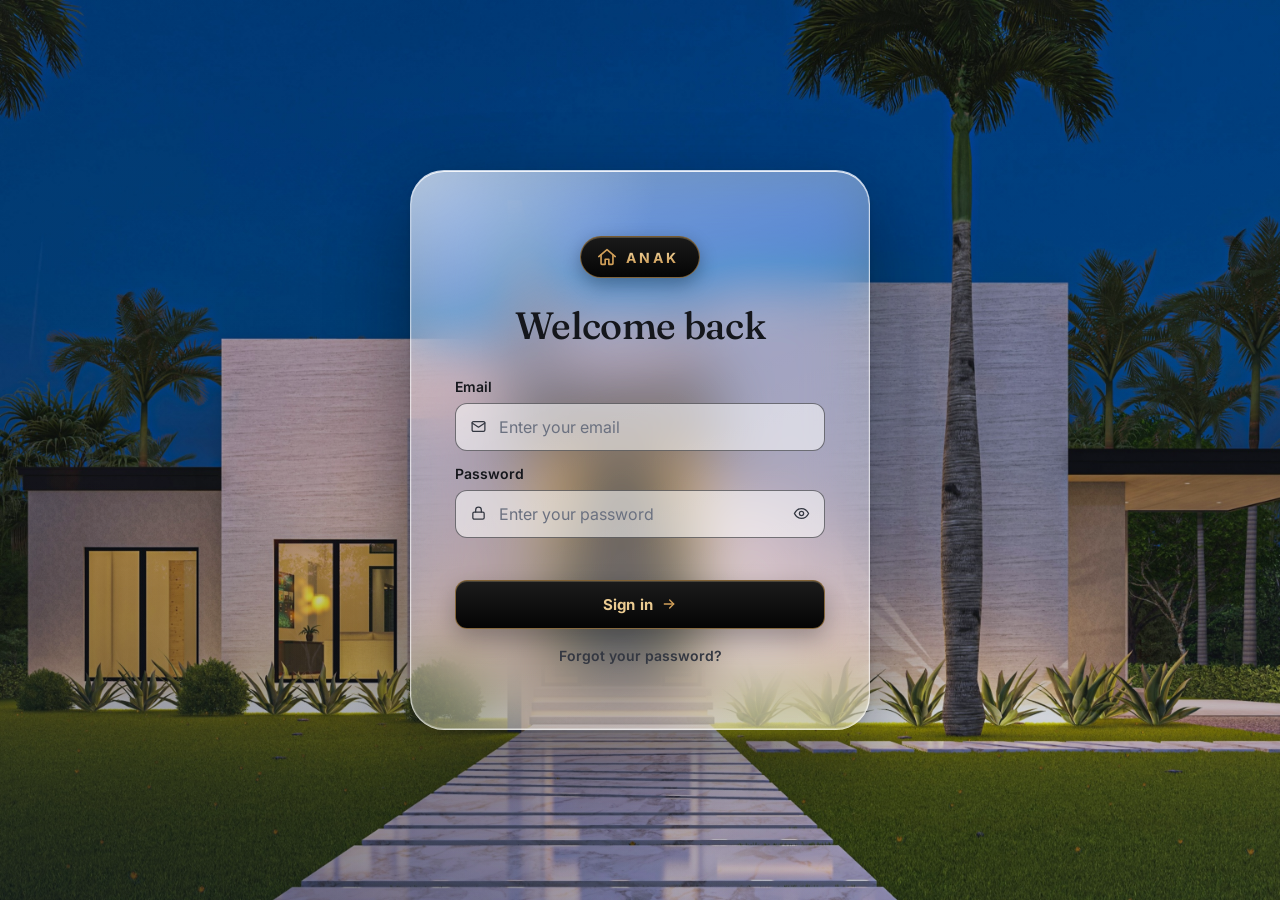
<file: settings.html>
<!DOCTYPE html>
<html lang="en" class="auth-checking">
<head>
<meta charset="UTF-8">
<meta name="viewport" content="width=device-width, initial-scale=1.0, viewport-fit=cover">
<meta name="theme-color" content="#000000">
<link rel="manifest" href="manifest.webmanifest">
<link rel="apple-touch-icon" href="assets/apple-touch-icon.png">
<meta name="apple-mobile-web-app-capable" content="yes">
<meta name="apple-mobile-web-app-status-bar-style" content="black-translucent">
<meta name="apple-mobile-web-app-title" content="Anak Homes">
<title>Anak Homes — Settings</title>
<link rel="preconnect" href="https://fonts.googleapis.com">
<link rel="preconnect" href="https://fonts.gstatic.com" crossorigin>
<link href="https://fonts.googleapis.com/css2?family=Outfit:wght@300..700&display=swap" rel="stylesheet">
<link rel="stylesheet" href="app.css?v=13">
<link rel="stylesheet" href="splash.css?v=1">
<script>try{if(sessionStorage.getItem('anak-splash-seen'))document.documentElement.classList.add('no-splash')}catch(e){}</script>
</head>
<body>
<div class="splash" aria-hidden="true">
  <div class="splash-glow"><svg class="splash-mark" viewBox="0 0 24 24"><defs><linearGradient id="splashGold" x1="0" y1="0" x2="1" y2="1"><stop offset="0" stop-color="#F3D9A4"/><stop offset="1" stop-color="#C98A3E"/></linearGradient></defs><path pathLength="1" d="M3 11.5 12 4l9 7.5"/><path pathLength="1" d="M5.5 10v9a1 1 0 0 0 1 1H10v-5.5h4V20h3.5a1 1 0 0 0 1-1v-9"/></svg></div>
  <span class="splash-word">ANAK</span>
</div>

<div class="grain" aria-hidden="true"></div>

<header class="topbar">
  <div class="topbar-beam" aria-hidden="true"></div>
  <a class="brand" href="index.html">
    <span class="brand-mark"><svg viewBox="0 0 24 24" aria-hidden="true"><path d="M3 11.5 12 4l9 7.5"/><path d="M5.5 10v9a1 1 0 0 0 1 1H10v-5.5h4V20h3.5a1 1 0 0 0 1-1v-9"/></svg></span>
    <span class="brand-text">Anak Homes</span>
  </a>
  <nav class="tnav" aria-label="Main">
    <a href="index.html">Dashboard</a>
    <a href="bookings.html">Bookings</a>
    <a href="host.html">Hosts</a>
  </nav>
  <div class="topbar-right">
    <div class="profile">
      <button class="profile-btn" type="button" id="profileBtn" aria-haspopup="menu" aria-expanded="false" aria-controls="profileMenu">
        <span class="avatar" aria-hidden="true">A</span>
        <span class="profile-text"><span class="profile-role">Owner</span><span class="profile-name">Anak</span></span>
        <svg class="chev" viewBox="0 0 24 24" aria-hidden="true"><path d="M7 10l5 5 5-5"/></svg>
      </button>
      <div class="profile-menu" id="profileMenu" role="menu" hidden>
        <a href="settings.html" role="menuitem" class="active" aria-current="page">Settings</a>
        <a href="#" role="menuitem" id="signOutLink">Sign out</a>
      </div>
    </div>
  </div>
</header>

<main class="page">
  <header class="page-head appear">
    <h1>Settings</h1>
    <p>Security and your data</p>
  </header>

    <div class="settings-grid">

      <!-- Security -->
      <div class="card settings-card settings-card-wide">
        <div class="settings-card-header">
          <h2 class="settings-card-title">Security</h2>
          <span class="security-status on" id="securityStatus">Signed in</span>
        </div>
        <p class="settings-card-desc">
          Your account is <span id="securityEmail">—</span>, verified by Supabase — a real
          server-side login, not a check stored in this browser. Change your password below,
          or use "Forgot your password?" on the sign-in page to reset it by email.
        </p>
        <form id="passwordForm">
          <div class="form-row two-col">
            <label>New password
              <input type="password" id="fNewPass" required minlength="6" autocomplete="new-password">
            </label>
            <label>Confirm password
              <input type="password" id="fConfirmPass" required minlength="6" autocomplete="new-password">
            </label>
          </div>
          <div class="security-error" id="securityError"></div>
          <div class="form-actions-inline">
            <button type="submit" class="btn-primary" id="passwordSubmitBtn">Change password</button>
          </div>
        </form>
      </div>

      <!-- Phone notifications -->
      <div class="card settings-card settings-card-wide">
        <div class="settings-card-header">
          <h2 class="settings-card-title">Phone notifications</h2>
          <span class="security-status" id="pushStatus">Off</span>
        </div>
        <p class="settings-card-desc">
          Get a notification on this device every time a new booking is added, whether you add it
          on your phone or your laptop. Turn it on separately on each device you want notified.
        </p>
        <p class="settings-card-desc" id="pushHint" style="display:none"></p>
        <div class="security-error" id="pushError"></div>
        <div class="form-actions-inline">
          <button type="button" class="btn-primary" id="pushEnableBtn">Turn on notifications</button>
          <button type="button" class="btn-secondary" id="pushTestBtn" style="display:none">Send a test</button>
          <button type="button" class="btn-secondary" id="pushDisableBtn" style="display:none">Turn off on this device</button>
        </div>
      </div>

      <!-- Data -->
      <div class="card settings-card settings-card-wide">
        <h2 class="settings-card-title">Data</h2>
        <p class="settings-card-desc">
          Everything on this dashboard — bookings and hosts — is stored in your account,
          synced across every device you sign into. Export a backup as extra insurance, or
          export to Excel to share your bookings with someone else. (Importing bookings from
          an Excel file is on the Bookings page now.)
        </p>
        <div class="form-actions-inline">
          <select class="export-month-select" id="exportMonthSelect" aria-label="Month to export"></select>
          <button type="button" class="btn-secondary" id="exportExcelBtn">Export to Excel (.xlsx)</button>
          <button type="button" class="btn-secondary" id="exportDataBtn">Export data (.json)</button>
          <label class="btn-secondary file-btn" for="importDataInput">
            Import backup (.json)
            <input type="file" id="importDataInput" accept=".json,application/json" hidden>
          </label>
        </div>
        <div class="settings-note" id="dataNote"></div>
      </div>

      <!-- Trash -->
      <div class="card settings-card settings-card-wide">
        <div class="settings-card-header">
          <h2 class="settings-card-title">Trash</h2>
          <span class="trash-count" id="trashCount"></span>
        </div>
        <p class="settings-card-desc">Bookings you delete on the Bookings page stay here until you decide: restore one to put it back, or delete it forever. Nothing is removed automatically.</p>
        <div class="table-wrap">
          <table>
            <thead>
              <tr><th>ID</th><th>Guest</th><th>Apartment</th><th>Check-in</th><th>Moved to Trash</th><th></th></tr>
            </thead>
            <tbody id="trashTableBody"></tbody>
          </table>
        </div>
      </div>

      <!-- Start fresh -->
      <div class="card settings-card settings-card-wide">
        <h2 class="settings-card-title">Start fresh</h2>
        <p class="settings-card-desc">
          Give the dashboard a clean start from the month you pick. Older bookings are only
          hidden from the dashboard — nothing is deleted. They stay saved, still show on the
          Bookings and Hosts pages, and you can put them back on the dashboard any time.
        </p>
        <div class="form-actions-inline">
          <label class="fresh-label" for="freshCutoff">Start the dashboard from</label>
          <select class="export-month-select" id="freshCutoff" aria-label="Start the dashboard from this month"></select>
          <button type="button" class="btn-secondary" id="freshBtn">Start fresh</button>
        </div>
        <p class="settings-card-desc" id="freshCount"></p>
        <div class="form-actions-inline" id="freshShowAllRow" hidden>
          <button type="button" class="btn-secondary" id="freshShowAllBtn">Show all bookings on the dashboard again</button>
        </div>
        <div class="settings-note" id="freshNote"></div>
      </div>

    </div>

</main>

<nav class="tabbar" aria-label="Main">
  <a href="index.html"><svg viewBox="0 0 24 24" aria-hidden="true"><rect x="3.5" y="3.5" width="7" height="7" rx="2"/><rect x="13.5" y="3.5" width="7" height="7" rx="2"/><rect x="3.5" y="13.5" width="7" height="7" rx="2"/><rect x="13.5" y="13.5" width="7" height="7" rx="2"/></svg><span>Dashboard</span></a>
  <a href="bookings.html"><svg viewBox="0 0 24 24" aria-hidden="true"><rect x="3.5" y="5" width="17" height="15.5" rx="3"/><path d="M3.5 10h17M8 3v4M16 3v4"/><path d="M9 14.5l2 2 4-4"/></svg><span>Bookings</span></a>
  <a href="host.html"><svg viewBox="0 0 24 24" aria-hidden="true"><circle cx="12" cy="8" r="3.6"/><path d="M4.5 20a7.5 7.5 0 0 1 15 0"/></svg><span>Hosts</span></a>
  <a href="settings.html" class="active" aria-current="page"><svg viewBox="0 0 24 24" aria-hidden="true"><path d="M4 7h9M17 7h3M4 17h3M11 17h9"/><circle cx="15" cy="7" r="2"/><circle cx="9" cy="17" r="2"/></svg><span>Settings</span></a>
</nav>
<script src="tabbar.js?v=1"></script>


<script src="supabase.min.js"></script>
<script src="supabaseClient.js?v=2"></script>
<script src="data.js?v=8"></script>
<script src="auth.js?v=4"></script>
<script src="shell.js?v=1"></script>
<script src="push.js?v=1"></script>
<script src="settings.js?v=10"></script>
</body>
</html>
</file>
<file: dashboard.css>
/* ---------- Anak Homes dashboard ----------
   Same black + gold bento layout as the Above and Beyond dashboard, with a
   floating icon sidebar (from the owner's reference) instead of a top nav.
   Self-contained: index.html loads only this file, not style.css. */

:root{
  --bg:#000;--card:#0f0f0f;--card-2:#151515;--line:rgba(255,255,255,.07);
  --ink:#f4f1ea;--ink-2:#c9c4b8;--ink-3:#8e897f;
  --gold:#D2A059;--gold-bright:#F3D9A4;--gold-deep:#8C6531;
  --up:#7fc79a;--down:#e08a7a;
}
html.auth-checking body{visibility:hidden}
*{box-sizing:border-box;margin:0;padding:0}
html{background:#000}
body{overflow-x:clip;background:#000;color:var(--ink);font-family:"Outfit",system-ui,-apple-system,"Segoe UI",sans-serif;
  -webkit-font-smoothing:antialiased;-moz-osx-font-smoothing:grayscale;min-height:100vh}
a{color:inherit;text-decoration:none}
button{font-family:inherit}
::selection{background:var(--gold);color:#000}
:focus-visible{outline:2px solid var(--gold);outline-offset:2px;border-radius:6px}
::-webkit-scrollbar{width:10px;height:10px}
::-webkit-scrollbar-track{background:transparent}
::-webkit-scrollbar-thumb{background:#262626;border-radius:20px;border:2px solid #000}

.grain{position:fixed;inset:0;z-index:100;pointer-events:none;opacity:.035;
  background-image:url("data:image/svg+xml,%3Csvg xmlns='http://www.w3.org/2000/svg' width='120' height='120'%3E%3Cfilter id='n'%3E%3CfeTurbulence type='fractalNoise' baseFrequency='0.9' numOctaves='2' stitchTiles='stitch'/%3E%3C/filter%3E%3Crect width='100%25' height='100%25' filter='url(%23n)'/%3E%3C/svg%3E")}
/* ---------- Page ---------- */
.dash{position:relative;z-index:1;max-width:1440px;margin:0 auto;padding:26px 32px 56px}

/* ---------- Top bar (stays put; the page rolls up into it) ---------- */
.topbar{position:sticky;top:0;z-index:50;display:grid;grid-template-columns:1fr auto 1fr;align-items:center;gap:20px;
  padding:16px 32px;background:linear-gradient(180deg,rgba(0,0,0,.94),rgba(0,0,0,.82));
  backdrop-filter:blur(18px) saturate(1.2);-webkit-backdrop-filter:blur(18px) saturate(1.2)}
/* Soft lip under the bar so cards look like they slide in behind it. */
.topbar::after{content:"";position:absolute;left:0;right:0;top:100%;height:28px;pointer-events:none;
  background:linear-gradient(180deg,rgba(0,0,0,.85),transparent)}
.topbar-beam{position:absolute;left:0;right:0;top:0;height:260px;overflow:hidden;pointer-events:none;z-index:-1;
  -webkit-mask-image:linear-gradient(180deg,#000,rgba(0,0,0,.5) 45%,transparent);mask-image:linear-gradient(180deg,#000,rgba(0,0,0,.5) 45%,transparent)}
.topbar-beam::before,.topbar-beam::after{content:"";position:absolute;top:-70px;height:340px;transform:skewX(-34deg);filter:blur(16px)}
.topbar-beam::before{left:56%;width:240px;background:linear-gradient(90deg,transparent,rgba(255,248,232,.14) 50%,transparent)}
.topbar-beam::after{left:65%;width:120px;background:linear-gradient(90deg,transparent,rgba(255,248,232,.07) 50%,transparent)}

.brand{justify-self:start;display:inline-flex;align-items:center;gap:12px;font-size:23px;font-weight:600;letter-spacing:-0.02em;white-space:nowrap}
.brand-mark{width:46px;height:46px;border-radius:50%;display:flex;align-items:center;justify-content:center;flex-shrink:0;
  background:rgba(210,160,89,.12);border:1px solid rgba(210,160,89,.28)}
.brand-mark svg{width:22px;height:22px;fill:none;stroke:var(--gold-bright);stroke-width:1.8;stroke-linecap:round;stroke-linejoin:round}

.tnav{display:flex;align-items:center;gap:2px;padding:4px;border-radius:999px;
  background:rgba(255,255,255,.045);border:1px solid rgba(255,255,255,.06);box-shadow:inset 0 1px 0 rgba(255,255,255,.04)}
.tnav a{padding:9px 20px;border-radius:999px;font-size:14px;color:rgba(236,232,224,.72);white-space:nowrap;transition:color .18s ease,background .18s ease}
.tnav a:hover{color:#fff;background:rgba(255,255,255,.05)}
.tnav a.active{color:#14120e;font-weight:500;background:#f3efe6;box-shadow:inset 0 1px 0 rgba(255,255,255,.6),0 4px 14px -6px rgba(0,0,0,.6)}
.topbar-right{justify-self:end;display:flex;align-items:center;gap:10px}

/* ---------- Phone tab bar (Apple Music style) ---------- */
.tabbar{display:none}
.sr-only{position:absolute;width:1px;height:1px;padding:0;margin:-1px;overflow:hidden;clip:rect(0 0 0 0);white-space:nowrap;border:0}

/* ---------- Month picker (monthpicker.js) ---------- */
.month-picker{position:relative}
.month-picker-btn{display:flex;align-items:center;gap:8px;height:44px;padding:0 12px 0 14px;border-radius:999px;cursor:pointer;
  font:inherit;font-size:14px;font-weight:500;color:var(--ink);background:rgba(255,255,255,.045);border:1px solid rgba(255,255,255,.07);transition:background .18s ease,border-color .18s ease}
.month-picker-btn:hover{background:rgba(255,255,255,.08)}
.month-picker.open .month-picker-btn{border-color:rgba(210,160,89,.5)}
.month-picker-btn svg{fill:none;stroke-linecap:round;stroke-linejoin:round;flex-shrink:0}
.mp-cal{width:17px;height:17px;stroke:var(--gold);stroke-width:1.6}
.month-picker-chevron{width:16px;height:16px;stroke:rgba(236,232,224,.7);stroke-width:1.8;transition:transform .2s ease}
.month-picker.open .month-picker-chevron{transform:rotate(180deg)}
.month-picker-menu{display:none;position:absolute;top:calc(100% + 8px);right:0;z-index:35;width:268px;padding:10px;border-radius:18px;
  background:rgba(20,20,20,.96);border:1px solid rgba(210,160,89,.28);backdrop-filter:blur(20px);-webkit-backdrop-filter:blur(20px);
  box-shadow:0 24px 50px -16px rgba(0,0,0,.95);transform-origin:85% 0;animation:mp-in .2s cubic-bezier(.16,1,.3,1)}
.month-picker.open .month-picker-menu{display:block}
@keyframes mp-in{from{opacity:0;transform:translateY(-6px) scale(.97)}to{opacity:1;transform:none}}
.mp-all{width:100%;height:38px;margin-bottom:8px;border-radius:12px;cursor:pointer;font:inherit;font-size:13.5px;font-weight:500;
  color:var(--ink-2);background:rgba(255,255,255,.05);border:1px solid rgba(255,255,255,.08)}
.mp-all:hover{color:#fff;background:rgba(255,255,255,.08)}
.mp-all.active{color:#1a1409;background:linear-gradient(145deg,#F3D9A4,#C99550 60%,#A87A3E);border-color:transparent}
.mp-year{display:flex;align-items:center;justify-content:space-between;margin-bottom:6px;padding:0 2px}
.mp-year-label{font-size:15px;font-weight:600;font-variant-numeric:tabular-nums}
.mp-nav{width:30px;height:30px;border-radius:50%;display:flex;align-items:center;justify-content:center;cursor:pointer;
  color:var(--ink-2);background:rgba(255,255,255,.05);border:1px solid rgba(255,255,255,.08)}
.mp-nav:hover{color:var(--gold-bright);border-color:rgba(210,160,89,.5)}
.mp-nav svg{width:14px;height:14px;fill:none;stroke:currentColor;stroke-width:2;stroke-linecap:round;stroke-linejoin:round}
.mp-grid{display:grid;grid-template-columns:repeat(3,minmax(0,1fr));gap:4px}
.month-picker-item{height:42px;border:0;border-radius:11px;cursor:pointer;font:inherit;font-size:13.5px;font-weight:500;
  color:var(--ink-2);background:transparent;display:flex;flex-direction:column;align-items:center;justify-content:center;gap:3px}
.month-picker-item:hover{background:rgba(255,255,255,.06);color:#fff}
.month-picker-item.has-data::after{content:"";width:4px;height:4px;border-radius:50%;background:var(--gold)}
.month-picker-item.active{color:#1a1409;background:linear-gradient(145deg,#F3D9A4,#C99550 60%,#A87A3E)}
.month-picker-item.active.has-data::after{background:#1a1409}

.greet{margin:4px 0 24px;display:flex;align-items:center;justify-content:space-between;gap:16px}
.add-btn{width:44px;height:44px;border-radius:50%;flex-shrink:0;display:inline-flex;align-items:center;justify-content:center;
  color:#1a1409;border:1px solid rgba(243,217,164,.55);background:linear-gradient(180deg,#E9C98F,#B9853F);
  box-shadow:inset 0 1px 0 rgba(255,255,255,.45),0 8px 20px -10px rgba(210,160,89,.6);transition:transform .15s ease,filter .2s ease}
.add-btn:hover{filter:brightness(1.06);transform:translateY(-1px)}
.add-btn:active{transform:scale(.96)}
.add-btn svg{width:20px;height:20px;fill:none;stroke:currentColor;stroke-width:2.2;stroke-linecap:round}
.greet h1{font-size:30px;font-weight:500;letter-spacing:-0.02em}
.greet p{margin-top:6px;font-size:15px;color:var(--ink-3)}

.round-btn{width:44px;height:44px;border-radius:50%;display:inline-flex;align-items:center;justify-content:center;
  background:rgba(255,255,255,.045);border:1px solid rgba(255,255,255,.07);color:rgba(236,232,224,.85);
  transition:background .18s ease,color .18s ease}
.round-btn:hover{background:rgba(255,255,255,.08);color:#fff}
.round-btn svg{width:18px;height:18px;fill:none;stroke:currentColor;stroke-width:1.6;stroke-linecap:round;stroke-linejoin:round}

.profile{position:relative}
.profile-btn{display:flex;align-items:center;gap:10px;height:48px;padding:4px 14px 4px 4px;border-radius:999px;cursor:pointer;
  background:rgba(255,255,255,.045);border:1px solid rgba(255,255,255,.07);color:#fff;text-align:left;transition:background .18s ease}
.profile-btn:hover{background:rgba(255,255,255,.08)}
.avatar{width:40px;height:40px;border-radius:50%;display:inline-flex;align-items:center;justify-content:center;flex-shrink:0;
  font-size:15px;font-weight:600;color:#171207;background:linear-gradient(145deg,#F3D9A4,#C79450 60%,#8C6531)}
.profile-text{display:flex;flex-direction:column;line-height:1.15}
.profile-role{font-size:11.5px;color:rgba(236,232,224,.6)}
.profile-name{font-size:14px;font-weight:500}
.chev{width:16px;height:16px;margin-left:6px;fill:none;stroke:rgba(236,232,224,.7);stroke-width:1.8;stroke-linecap:round;stroke-linejoin:round;transition:transform .2s ease}
.profile-btn[aria-expanded="true"] .chev{transform:rotate(180deg)}
.profile-menu{position:absolute;right:0;top:calc(100% + 8px);z-index:30;min-width:180px;padding:6px;border-radius:14px;
  background:rgba(18,18,18,.94);border:1px solid rgba(255,255,255,.08);backdrop-filter:blur(18px);-webkit-backdrop-filter:blur(18px);
  box-shadow:0 18px 40px -12px rgba(0,0,0,.8)}
.profile-menu[hidden]{display:none}
.profile-menu a{display:block;padding:10px 12px;border-radius:9px;font-size:14px;color:rgba(236,232,224,.85)}
.profile-menu a:hover,.profile-menu a:focus-visible{background:rgba(255,255,255,.06);color:#fff}

/* ---------- Bento ---------- */
.bento{display:grid;grid-template-columns:repeat(4,minmax(0,1fr));gap:16px}
.span-2{grid-column:span 2}
.card{position:relative;transform-origin:50% 100%;background:linear-gradient(180deg,var(--card-2),var(--card));border:1px solid var(--line);
  border-radius:20px;padding:20px;min-width:0;box-shadow:inset 0 1px 0 rgba(255,255,255,.035)}
.card h2{font-size:17px;font-weight:500;letter-spacing:-0.01em}
.muted-sm{font-size:13px;color:var(--ink-3);line-height:1.4}
.card-head{display:flex;align-items:center;gap:12px}
.link-sm{margin-left:auto;font-size:13px;color:var(--ink-3)}
.link-sm:hover{color:var(--gold-bright)}

em.up,em.down,em.flat{font-style:normal;font-size:11.5px;font-weight:500;padding:2px 7px;border-radius:999px;
  font-variant-numeric:tabular-nums;white-space:nowrap;vertical-align:1px}
em.up{color:var(--up);background:rgba(127,199,154,.12)}
em.down{color:var(--down);background:rgba(224,138,122,.12)}
em.flat{color:var(--ink-3);background:rgba(255,255,255,.06)}

/* Row 1 */
.stat{display:flex;align-items:center;gap:14px;min-height:100px}
.stat-text{flex:1;min-width:0}
.stat .stat-label{display:flex;align-items:center;gap:8px;font-size:14px;font-weight:400;color:var(--ink-2)}
.stat-value{margin-top:4px;font-size:clamp(19px,1.6vw,24px);font-weight:600;letter-spacing:-0.02em;font-variant-numeric:tabular-nums;white-space:nowrap}
.stat-value .cur{font-size:.62em;font-weight:500;color:var(--ink-3);margin-right:.28em;letter-spacing:0}
.stat-icon{width:48px;height:48px;border-radius:50%;flex-shrink:0;display:flex;align-items:center;justify-content:center;
  background:rgba(255,255,255,.05);border:1px solid var(--line);color:var(--ink-2)}
.stat-icon.warm{background:rgba(210,160,89,.14);border-color:rgba(210,160,89,.22);color:var(--gold-bright)}
.stat-icon svg{width:22px;height:22px;fill:none;stroke:currentColor;stroke-width:1.5;stroke-linecap:round;stroke-linejoin:round}
.mini-bars{display:flex;align-items:flex-end;gap:5px;height:44px;flex-shrink:0}
.mini-bars i{width:5px;min-height:4px;border-radius:3px;background:rgba(255,255,255,.18)}
.mini-bars i:nth-child(2n){background:rgba(210,160,89,.55)}
.mini-bars i:last-child{background:var(--gold-bright)}
.squiggle{width:60px;height:30px;flex-shrink:0;fill:none;stroke:var(--ink-3);stroke-width:1.6;stroke-linecap:round;stroke-linejoin:round}
/* Shiny black — the "+ Transaction" glass from Above and Beyond: gold-edged
   smoked glass with a light sweep on hover. */
.shiny{position:relative;overflow:hidden;isolation:isolate;border-color:rgba(210,160,89,.3);
  background:linear-gradient(135deg,rgba(210,160,89,.13),rgba(0,0,0,.55) 50%,rgba(210,160,89,.07)),#0b0b0b;
  box-shadow:inset 0 1px 0 rgba(255,255,255,.08);transition:border-color .25s ease,box-shadow .25s ease}
.shiny::after{content:"";position:absolute;inset:0;z-index:-1;pointer-events:none;
  background:linear-gradient(115deg,transparent 20%,rgba(255,240,210,.16) 48%,transparent 76%);
  transform:translateX(-130%);transition:transform .8s ease}
.shiny:hover{border-color:rgba(230,200,140,.6);box-shadow:inset 0 1px 0 rgba(255,255,255,.1),0 10px 24px -14px rgba(210,160,89,.45)}
.shiny:hover::after{transform:translateX(130%)}
.stat.shiny .stat-label{color:#e6ddc9}
.stat.shiny .squiggle{stroke:rgba(230,200,140,.6)}

/* Bookings card is a button that pops up the booking report. */
.stat-slot{position:relative;min-width:0;z-index:5}
.stat-slot:has(.report-pop:not([hidden])){z-index:45}
.stat-btn{width:100%;height:100%;text-align:left;font:inherit;color:inherit;cursor:pointer;
  transition:border-color .2s ease,background .2s ease}
.stat-btn[aria-expanded="true"]{border-color:rgba(230,200,140,.6)}
.stat-btn .stat-label,.stat-btn .stat-value{display:flex}
.stat-hint{display:inline-flex;align-items:center;gap:3px;margin-top:4px;font-size:12px;color:var(--gold)}
.stat-hint svg{width:13px;height:13px;fill:none;stroke:currentColor;stroke-width:2;stroke-linecap:round;stroke-linejoin:round;transition:transform .2s ease}
.stat-btn[aria-expanded="true"] .stat-hint svg{transform:rotate(180deg)}

.report-pop{position:absolute;right:0;top:calc(100% + 10px);width:300px;max-width:calc(100vw - 32px);padding:16px 18px;border-radius:18px;
  background:rgba(20,20,20,.94);border:1px solid rgba(210,160,89,.25);
  backdrop-filter:blur(20px);-webkit-backdrop-filter:blur(20px);box-shadow:0 24px 50px -16px rgba(0,0,0,.95);
  transform-origin:85% 0;animation:pop-in .22s cubic-bezier(.16,1,.3,1)}
.report-pop[hidden]{display:none}
@keyframes pop-in{from{opacity:0;transform:translateY(-6px) scale(.97)}to{opacity:1;transform:none}}
.report-head{display:flex;align-items:baseline;gap:10px}
.report-head h2{font-size:15px;font-weight:500}
.report-month{font-size:12px;color:var(--gold)}
.pop-close{margin-left:auto;align-self:center;width:28px;height:28px;border-radius:50%;display:flex;align-items:center;justify-content:center;cursor:pointer;
  background:rgba(255,255,255,.06);border:1px solid var(--line);color:var(--ink-2)}
.pop-close:hover{color:#fff;background:rgba(255,255,255,.1)}
.pop-close svg{width:13px;height:13px;fill:none;stroke:currentColor;stroke-width:2;stroke-linecap:round}
.report-list{list-style:none;margin-top:12px;display:flex;flex-direction:column}
.report-list li{display:flex;align-items:center;gap:10px;padding:10px 0;border-top:1px solid rgba(255,255,255,.05);font-size:13.5px}
.rlabel{flex:1;color:var(--ink-3)}
.report-list b{font-weight:600;font-variant-numeric:tabular-nums}
.rdot{width:7px;height:7px;border-radius:50%;flex-shrink:0}
.rdot.total{background:var(--ink)}
.rdot.upcoming{background:var(--gold-bright)}
.rdot.active{background:#8fc1f0}
.rdot.done{background:var(--up)}
.rdot.noshow{background:var(--down)}
.rdot.removed{background:transparent;box-shadow:inset 0 0 0 1.5px var(--down)}
.report-foot{margin-top:4px;padding-top:10px;border-top:1px solid rgba(255,255,255,.05);font-size:12px;color:var(--ink-3)}
.report-foot span{color:var(--ink-2);font-weight:500}

.stat.is-gold{background:linear-gradient(135deg,#E9C98F 0%,#C9954E 55%,#9C6F35 100%);border-color:rgba(243,217,164,.5);color:#1a1409;
  box-shadow:inset 0 1px 0 rgba(255,255,255,.45)}
.stat.is-gold .stat-label{color:rgba(26,20,9,.72)}
.stat.is-gold .cur{color:rgba(26,20,9,.6)}
.stat.is-gold .squiggle{stroke:rgba(26,20,9,.55);stroke-width:2}
.stat.is-gold em.up,.stat.is-gold em.down,.stat.is-gold em.flat{color:#1a1409;background:rgba(26,20,9,.12)}
.stat.is-gold .mini-bars i{background:rgba(26,20,9,.22)}
.stat.is-gold .mini-bars i:nth-child(2n){background:rgba(26,20,9,.42)}
.stat.is-gold .mini-bars i:last-child{background:#1a1409}

/* Income chart */
.income{display:flex;flex-direction:column;min-height:290px;overflow:hidden}
.badge-ok{display:inline-flex;align-items:center;gap:5px;font-size:13px;color:var(--gold-bright)}
.badge-ok:empty{display:none}
.badge-ok svg{width:16px;height:16px;padding:2px;border-radius:50%;background:var(--gold);fill:none;stroke:#1a1409;stroke-width:3;stroke-linecap:round;stroke-linejoin:round}
.badge-ok.is-down{color:var(--down)}
.badge-ok.is-down svg{background:var(--down)}
.seg{margin-left:auto;display:flex;padding:3px;border-radius:999px;background:rgba(255,255,255,.045);border:1px solid var(--line)}
.seg-btn{border:0;background:none;color:var(--ink-3);font-size:12.5px;padding:6px 12px;border-radius:999px;cursor:pointer;transition:color .15s ease,background .15s ease}
.seg-btn:hover{color:var(--ink)}
.seg-btn:disabled{opacity:.35;cursor:default}
.seg-btn.active{background:#f3efe6;color:#14120e;font-weight:500}
.chips{position:relative;z-index:2;display:flex;gap:14px;margin:18px 0 0 20px;pointer-events:none}
.chip{padding:10px 14px;border-radius:12px;background:rgba(28,28,28,.92);border:1px solid var(--line);
  box-shadow:0 12px 24px -12px rgba(0,0,0,.9);pointer-events:auto}
.chip.shiny{border-color:rgba(210,160,89,.3);
  background:linear-gradient(135deg,rgba(210,160,89,.13),rgba(0,0,0,.55) 50%,rgba(210,160,89,.07)),#0b0b0b;
  box-shadow:inset 0 1px 0 rgba(255,255,255,.08),0 12px 24px -12px rgba(0,0,0,.9)}
.chip.shiny:hover{border-color:rgba(230,200,140,.6)}
.chip.shiny .chip-label{color:#cfc4ae}
.chip-label{display:block;font-size:11.5px;color:var(--ink-3)}
.chip-row{display:flex;align-items:center;gap:10px;margin-top:2px}
.chip-row b{font-size:17px;font-weight:600;font-variant-numeric:tabular-nums;white-space:nowrap}
.area{position:relative;flex:1;min-height:130px;margin:-26px -20px -20px;cursor:crosshair}
.area svg{display:block;width:100%;height:100%}
.area .line{fill:none;stroke:var(--gold);stroke-width:2;vector-effect:non-scaling-stroke;stroke-linejoin:round}
/* intro: the line draws from left to right, the gold area rises in behind it */
/* revealed left to right, so it always starts at the very first point */
.chart-draw{animation:chart-reveal var(--draw-ms,2800ms) cubic-bezier(.65,0,.35,1) both}
@keyframes chart-reveal{from{clip-path:inset(0 100% 0 0)}to{clip-path:inset(0 0 0 0)}}
.chart-tip{position:absolute;z-index:3;transform:translate(-50%,calc(-100% - 12px));padding:7px 10px;border-radius:10px;white-space:nowrap;
  background:#1d1d1d;border:1px solid rgba(210,160,89,.35);font-size:12px;opacity:0;pointer-events:none;transition:opacity .12s ease}
.chart-tip.show{opacity:1}
.chart-tip span{display:block;color:var(--ink-3)}
.chart-tip b{font-size:14px;font-weight:600;font-variant-numeric:tabular-nums}
.chart-dot{position:absolute;z-index:2;width:12px;height:12px;margin:-6px 0 0 -6px;border-radius:50%;background:var(--gold-bright);
  box-shadow:0 0 0 4px rgba(210,160,89,.25);opacity:0;pointer-events:none}
.chart-dot.show{opacity:1}

/* Paid bookings gauge */
.paid{display:flex;flex-direction:column}
.paid h2{margin-bottom:6px}
.earn-value{font-size:26px;font-weight:600;letter-spacing:-0.02em;color:var(--gold-bright);margin:2px 0 4px;font-variant-numeric:tabular-nums}
.gauge{position:relative;margin-top:auto;padding-top:10px}
.gauge svg{display:block;width:100%;max-width:210px;margin:0 auto}
.gauge path{fill:none;stroke-width:22}
.gauge-track{stroke:rgba(255,255,255,.07)}
.gauge-fill{stroke:url(#gaugeGold);stroke-dasharray:var(--p) 100;transition:stroke-dasharray 1.8s cubic-bezier(.16,1,.3,1)}
.gauge-num{position:absolute;left:0;right:0;bottom:2px;text-align:center;font-size:24px;font-weight:600;font-variant-numeric:tabular-nums}
.owed{margin-top:10px;text-align:center;font-size:12.5px;color:var(--ink-3)}
.owed b{color:var(--down);font-weight:500}

/* Commission (wallet) */
.wallet{display:grid;grid-template-columns:minmax(0,1fr) minmax(0,1fr);gap:16px;align-items:center;min-height:260px;overflow:hidden}
.wallet h2{font-size:22px;line-height:1.2}
.wallet p{margin-top:8px;font-size:13.5px;line-height:1.5;color:var(--ink-3);max-width:36ch}
.comm{display:flex;flex-wrap:wrap;gap:12px 32px;margin-top:18px}
.comm dt{font-size:13px;color:var(--ink-3)}
.comm dd{margin-top:4px;font-size:28px;letter-spacing:-0.02em;font-weight:600;font-variant-numeric:tabular-nums;white-space:nowrap}
.comm div:first-child dd{color:var(--gold-bright)}
.btn-soft{display:inline-flex;align-items:center;gap:6px;margin-top:18px;height:38px;padding:0 16px;border-radius:10px;cursor:pointer;
  font-size:13.5px;font-weight:500;color:#1a1409;border:1px solid rgba(243,217,164,.55);
  background:linear-gradient(180deg,#E9C98F,#B9853F);box-shadow:inset 0 1px 0 rgba(255,255,255,.45);transition:transform .15s ease,filter .2s ease}
.btn-soft:hover{filter:brightness(1.06);transform:translateY(-1px)}
.cards-stack{position:relative;height:220px;align-self:stretch;margin:-20px -20px -20px 0;
  background:radial-gradient(ellipse at 60% 50%,rgba(210,160,89,.12),transparent 70%);perspective:900px}
.stack{position:absolute;left:50%;top:50%;width:190px;height:120px;transform-style:preserve-3d;transform:translate(-50%,-50%) rotateX(52deg) rotateZ(-38deg)}
.bcard{position:absolute;inset:0;border-radius:12px;padding:12px 14px;display:flex;flex-direction:column;justify-content:flex-end;box-shadow:0 18px 26px -14px rgba(0,0,0,.8)}
.bcard.c4{transform:translateZ(84px);background:linear-gradient(135deg,rgba(255,255,255,.22),rgba(255,255,255,.06));border:1px solid rgba(255,255,255,.25)}
.bcard.c3{transform:translateZ(56px);background:linear-gradient(135deg,#E9C98F,#B9853F)}
.bcard.c2{transform:translateZ(28px);background:linear-gradient(135deg,#8C6531,#4a3418)}
.bcard.c1{transform:translateZ(0);background:linear-gradient(135deg,#2a2a2a,#0c0c0c);border:1px solid rgba(255,255,255,.08)}
.bnum{font-size:10.5px;font-weight:600;letter-spacing:.22em;color:rgba(255,255,255,.75)}
.bcard.c3 .bnum{color:rgba(26,20,9,.7)}
.bchip{position:absolute;top:14px;left:14px;width:22px;height:16px;border-radius:4px;background:linear-gradient(135deg,#F3D9A4,#A87A3E);opacity:.85}
.bmark{position:absolute;right:12px;bottom:10px;display:flex}
.bmark i{width:16px;height:16px;border-radius:50%;background:#D2A059}
.bmark i+i{margin-left:-7px;background:#8C6531;mix-blend-mode:screen}

/* Booking activity (table, scrolls inside the card) */
.activity{display:flex;flex-direction:column;min-height:260px}
.activity .card-head .muted-sm{color:var(--gold-bright)}
.feed-wrap{flex:1;margin:14px -20px -20px;max-height:300px;overflow:auto;overscroll-behavior:contain;border-radius:0 0 20px 20px;
  background:#0f0f0f;border-top:1px solid rgba(210,160,89,.18)}
.activity.shiny::after{display:none}
.feed{width:100%;border-collapse:collapse;font-size:13.5px;table-layout:fixed}
.feed .c-guest{width:30%}.feed .c-apt{width:22%}.feed .c-when{width:17%}.feed .c-status{width:16%}.feed .c-amt{width:15%}
.feed th{white-space:nowrap}
.feed td{overflow:hidden;text-overflow:ellipsis}
.feed th{position:sticky;top:0;z-index:1;text-align:left;font-weight:400;font-size:12px;color:var(--ink-3);padding-top:8px;padding-bottom:8px;
  background:#121212;border-bottom:1px solid var(--line)}
.feed th,.feed td{padding-left:8px;padding-right:8px}
.feed th:first-child,.feed td:first-child{padding-left:20px}
.feed th:last-child,.feed td:last-child{padding-right:20px}
.feed td{padding-top:10px;padding-bottom:10px;border-bottom:1px solid rgba(255,255,255,.045);white-space:nowrap;color:var(--ink-2)}
.feed tr:last-child td{border-bottom:0}
.feed tbody tr:hover td{background:rgba(255,255,255,.025)}
.feed .num{text-align:right;font-variant-numeric:tabular-nums}
.feed td.num{color:var(--ink);font-weight:500}
.feed-guest{display:flex;align-items:center;gap:9px;color:var(--ink);font-weight:500}
.feed-guest{min-width:0}
.feed-guest b{font-weight:500;min-width:0;overflow:hidden;text-overflow:ellipsis;white-space:nowrap}
.feed-apt{display:block;overflow:hidden;text-overflow:ellipsis}
.feed-wrap::-webkit-scrollbar-corner{background:transparent}
.mini-avatar{width:26px;height:26px;border-radius:50%;flex-shrink:0;display:inline-flex;align-items:center;justify-content:center;
  font-size:12px;font-weight:600;color:var(--gold-bright);background:rgba(210,160,89,.14);border:1px solid rgba(210,160,89,.22)}
.feed tr.is-past .mini-avatar{color:var(--ink-3);background:rgba(255,255,255,.05);border-color:var(--line)}
.when,.status{display:inline-block;font-size:11px;font-weight:500;padding:3px 8px;border-radius:999px;white-space:nowrap}
.when.soon{color:var(--gold-bright);background:rgba(210,160,89,.13)}
.when.today{color:#1a1409;background:var(--gold)}
.when.past{color:var(--ink-3);background:rgba(255,255,255,.05)}
.status.upcoming{color:var(--gold-bright);background:rgba(210,160,89,.13)}
.status.processed{color:#8fc1f0;background:rgba(127,178,229,.14)}
.status.delivered{color:var(--up);background:rgba(127,199,154,.13)}
.status.cancelled{color:var(--down);background:rgba(224,138,122,.12)}
.feed-empty{text-align:center;color:var(--ink-3);padding:28px 20px!important}

/* Paid to host */
.host{display:flex;flex-direction:column;align-items:center;justify-content:center;text-align:center}
.host-icon{width:52px;height:52px;border-radius:50%;display:flex;align-items:center;justify-content:center;margin-bottom:12px;
  background:rgba(210,160,89,.12);border:1px solid rgba(210,160,89,.25);color:var(--gold-bright)}
.host-icon svg{width:24px;height:24px;fill:none;stroke:currentColor;stroke-width:1.6;stroke-linecap:round;stroke-linejoin:round}
.host-value{margin-top:6px;font-size:24px;font-weight:600;letter-spacing:-0.02em;font-variant-numeric:tabular-nums}
.host .muted-sm{margin-top:2px}
.host-unpaid{margin-top:10px;font-size:13px;color:var(--ink-3)}
.host-unpaid b{color:var(--ink);font-weight:500;font-variant-numeric:tabular-nums}
.host .btn-soft{margin-top:14px}

/* ---------- Entrance ---------- */
.appear{animation:in-soft .85s cubic-bezier(0.16,1,0.3,1) both;animation-delay:var(--d,0.04s)}
.appear.is-in{animation:none}
@keyframes in-soft{from{opacity:0;transform:translateY(14px)}to{opacity:1;transform:none}}
@media (prefers-reduced-motion:reduce){
  *,*::before,*::after{transition:none!important;animation:none!important}
}

/* ---------- Responsive ---------- */
@media (max-width:1180px){
  .bento{grid-template-columns:repeat(2,minmax(0,1fr))}
  .income,.wallet,.activity{grid-column:1 / -1}
  .topbar{grid-template-columns:auto 1fr auto}
  .tnav{justify-self:center}
  .tnav a{padding:9px 14px}
  .profile-text{display:none}
  .profile-btn{padding:4px 10px 4px 4px}
  .chev{margin-left:0}
}
@media (max-width:860px){
  .search-btn{display:none}
}
@media (max-width:760px){
  .topbar{grid-template-columns:auto 1fr;padding:12px 16px;gap:12px}
  .brand-text{display:none}
  .topbar .chev{display:none}
  .profile-btn{padding:3px}
  .tnav{display:none}
  .brand{font-size:18px}
  .brand-mark{width:34px;height:34px}
  .profile-btn{height:42px}
  .avatar{width:34px;height:34px;font-size:14px}
  .dash{padding:18px 16px calc(110px + env(safe-area-inset-bottom))}
  .greet h1{font-size:25px}
  .greet p{font-size:14px}

  .tabbar{display:grid;grid-template-columns:repeat(4,1fr);position:fixed;z-index:60;left:14px;right:14px;
    bottom:calc(12px + env(safe-area-inset-bottom));padding:6px;border-radius:30px;
    background:rgba(24,24,24,.78);border:1px solid rgba(255,255,255,.09);
    backdrop-filter:blur(24px) saturate(1.4);-webkit-backdrop-filter:blur(24px) saturate(1.4);
    box-shadow:0 14px 34px -10px rgba(0,0,0,.9),inset 0 1px 0 rgba(255,255,255,.06)}
  .tabbar a{display:flex;flex-direction:column;align-items:center;justify-content:center;gap:3px;min-height:52px;border-radius:24px;
    font-size:10.5px;font-weight:500;color:rgba(236,232,224,.6);-webkit-tap-highlight-color:transparent;transition:color .18s ease,background .18s ease}
  .tabbar svg{width:23px;height:23px;fill:none;stroke:currentColor;stroke-width:1.6;stroke-linecap:round;stroke-linejoin:round}
  .tabbar a.active{color:var(--gold-bright);background:rgba(255,255,255,.08)}
  .tabbar a:active{transform:scale(.96)}
}
@media (max-width:640px){
  .bento{gap:12px}
  .stat{flex-wrap:wrap;min-height:0;padding:16px;gap:10px}
  .stat .stat-label{font-size:13px;flex-wrap:wrap}
  .stat-value{font-size:17px}
  .stat-icon{width:40px;height:40px}
  .mini-bars,.squiggle{display:none}
  .paid,.host{grid-column:1 / -1}
  .stat-hint{font-size:11.5px}
  .feed{min-width:520px}
  .chips{margin-left:0;flex-wrap:wrap;gap:10px}
  .income .card-head{flex-wrap:wrap;row-gap:12px}
  .income .seg{margin-left:0;width:100%}
  .income .seg-btn{flex:1;padding:8px 10px}
  .wallet{grid-template-columns:1fr}
  .cards-stack{height:190px;margin:0 -20px -20px}
}

/* ---------- Phone tab bar: tuck away into a corner icon (tabbar.js) ---------- */
.tabbar-hide,.tabbar-fab{display:none}
@media (max-width:760px){
  .tabbar{grid-template-columns:repeat(4,1fr) 40px;transform-origin:calc(100% - 26px) 50%;
    transition:transform .38s cubic-bezier(.16,1,.3,1),opacity .25s ease}
  .tabbar-hide{display:grid;place-items:center;align-self:center;width:34px;height:34px;margin-left:2px;border-radius:50%;
    border:1px solid rgba(210,160,89,.35);background:rgba(255,255,255,.05);color:var(--gold-bright);cursor:pointer;-webkit-tap-highlight-color:transparent}
  .tabbar-hide svg,.tabbar-fab svg{width:18px;height:18px;fill:none;stroke:currentColor;stroke-width:1.8;stroke-linecap:round;stroke-linejoin:round}
  .tabbar-hide:active,.tabbar-fab:active{transform:scale(.92)}
  .tabbar-fab{display:grid;place-items:center;position:fixed;z-index:61;right:16px;bottom:calc(14px + env(safe-area-inset-bottom));
    width:54px;height:54px;border-radius:50%;cursor:pointer;color:var(--gold-bright);-webkit-tap-highlight-color:transparent;
    background:rgba(24,24,24,.82);border:1px solid rgba(210,160,89,.55);
    backdrop-filter:blur(24px) saturate(1.4);-webkit-backdrop-filter:blur(24px) saturate(1.4);
    box-shadow:0 14px 30px -10px rgba(0,0,0,.9),inset 0 1px 0 rgba(243,217,164,.18);
    opacity:0;transform:scale(.4);pointer-events:none;transition:transform .38s cubic-bezier(.16,1,.3,1),opacity .2s ease}
  .tabbar-fab svg{width:22px;height:22px;stroke-width:1.6}
  .tabbar-tucked .tabbar{opacity:0;transform:scale(.12);pointer-events:none}
  .tabbar-tucked .tabbar-fab{opacity:1;transform:none;pointer-events:auto;transition-delay:.08s}
  .tabbar-instant .tabbar,.tabbar-instant .tabbar-fab{transition:none!important}
  body:has(.modal-overlay.show) .tabbar-fab,body.has-maximized-card .tabbar-fab{display:none}
  /* lower and slimmer (2026-10-19) */
  .tabbar{left:22px;right:22px;bottom:max(6px,calc(env(safe-area-inset-bottom) - 14px));padding:4px;border-radius:24px;
    grid-template-columns:repeat(4,1fr) 34px}
  .tabbar a{min-height:42px;gap:2px;border-radius:19px;font-size:9.5px}
  .tabbar a svg{width:19px;height:19px}
  .tabbar-hide{width:28px;height:28px}
  .tabbar-hide svg{width:15px;height:15px}
  .tabbar-fab{width:44px;height:44px;right:14px;bottom:max(8px,calc(env(safe-area-inset-bottom) - 12px))}
  .tabbar-fab svg{width:19px;height:19px}
}
@media (prefers-reduced-motion:reduce){.tabbar,.tabbar-fab{transition:none!important}}
</file>
<file: splash.css>
/* ---------- Opening screen ----------
   While the app checks the sign-in and loads, the gold house draws itself on
   black instead of an empty screen. Shown once per app launch (auth.js decides);
   later pages in the same session skip it (html.no-splash). */
.splash{position:fixed;inset:0;z-index:9999;display:flex;flex-direction:column;align-items:center;justify-content:center;gap:16px;
  background:#000;visibility:visible;transition:opacity .45s cubic-bezier(.23,1,.32,1),visibility 0s linear .45s}
html:not(.auth-checking) .splash{opacity:0;visibility:hidden;pointer-events:none}
html.no-splash .splash{display:none}
.splash-mark{width:88px;height:88px;overflow:visible}
.splash-mark path{fill:none;stroke:url(#splashGold);stroke-width:1.5;stroke-linecap:round;stroke-linejoin:round;
  stroke-dasharray:1;stroke-dashoffset:1;animation:splash-draw .9s cubic-bezier(.65,0,.35,1) .1s forwards}
.splash-mark path + path{animation-duration:1.1s;animation-delay:.45s}
.splash-word{font:600 12px/1 "Outfit",system-ui,-apple-system,sans-serif;letter-spacing:.34em;padding-left:.34em;color:#D2A059;
  opacity:0;transform:translateY(4px);animation:splash-word .5s cubic-bezier(.23,1,.32,1) 1.25s forwards}
/* Still loading after the drawing finishes: the house breathes softly. */
.splash-glow{animation:splash-glow 1.4s ease-in-out 1.6s infinite alternate}
@keyframes splash-draw{to{stroke-dashoffset:0}}
@keyframes splash-word{to{opacity:1;transform:none}}
@keyframes splash-glow{from{filter:drop-shadow(0 0 0 rgba(210,160,89,0))}to{filter:drop-shadow(0 0 12px rgba(210,160,89,.5))}}
/* Page entrance animations wait until the opening screen lifts. */
html.auth-checking .appear{animation-play-state:paused}
@media (prefers-reduced-motion:reduce){
  .splash-mark path{animation:none;stroke-dashoffset:0}
  .splash-word{animation:none;opacity:1;transform:none}
  .splash-glow{animation:none}
}
</file>
<file: app.css>
/* ---------- Anak Homes: Bookings / Hosts / Settings ----------
   Same black + gold world as the dashboard (dashboard.css): sticky top bar
   with the nav pill, Apple-Music-style tab bar on phones, smoked-glass
   cards with gold edges. Self-contained — these pages load only this
   file, not style.css. Class names match what bookings.js / host.js /
   settings.js generate. */

:root{
  --card:#0f0f0f;--card-2:#151515;--line:rgba(255,255,255,.07);
  --ink:#f4f1ea;--ink-2:#c9c4b8;--ink-3:#8e897f;
  --gold:#D2A059;--gold-bright:#F3D9A4;--gold-deep:#8C6531;
  --up:#7fc79a;--down:#e08a7a;--blue:#8fc1f0;
}
html.auth-checking body{visibility:hidden}
*{box-sizing:border-box;margin:0;padding:0}
html{background:#000;color-scheme:dark}
body{overflow-x:clip;background:#000;color:var(--ink);font-family:"Outfit",system-ui,-apple-system,"Segoe UI",sans-serif;
  -webkit-font-smoothing:antialiased;-moz-osx-font-smoothing:grayscale;min-height:100vh}
a{color:inherit;text-decoration:none}
button,input,select{font-family:inherit}
::selection{background:var(--gold);color:#000}
:focus-visible{outline:2px solid var(--gold);outline-offset:2px;border-radius:6px}
::-webkit-scrollbar{width:10px;height:10px}
::-webkit-scrollbar-track{background:transparent}
::-webkit-scrollbar-thumb{background:#262626;border-radius:20px;border:2px solid #000}
::-webkit-scrollbar-corner{background:transparent}
.sr-only{position:absolute;width:1px;height:1px;padding:0;margin:-1px;overflow:hidden;clip:rect(0 0 0 0);white-space:nowrap;border:0}

.grain{position:fixed;inset:0;z-index:100;pointer-events:none;opacity:.035;
  background-image:url("data:image/svg+xml,%3Csvg xmlns='http://www.w3.org/2000/svg' width='120' height='120'%3E%3Cfilter id='n'%3E%3CfeTurbulence type='fractalNoise' baseFrequency='0.9' numOctaves='2' stitchTiles='stitch'/%3E%3C/filter%3E%3Crect width='100%25' height='100%25' filter='url(%23n)'/%3E%3C/svg%3E")}

/* ---------- Top bar ---------- */
.topbar{position:sticky;top:0;z-index:40;display:grid;grid-template-columns:1fr auto 1fr;align-items:center;gap:20px;
  padding:16px 32px;background:linear-gradient(180deg,rgba(0,0,0,.94),rgba(0,0,0,.82));
  backdrop-filter:blur(18px) saturate(1.2);-webkit-backdrop-filter:blur(18px) saturate(1.2)}
.topbar::after{content:"";position:absolute;left:0;right:0;top:100%;height:24px;pointer-events:none;background:linear-gradient(180deg,rgba(0,0,0,.8),transparent)}
.topbar-beam{position:absolute;left:0;right:0;top:0;height:260px;overflow:hidden;pointer-events:none;z-index:-1;
  -webkit-mask-image:linear-gradient(180deg,#000,rgba(0,0,0,.5) 45%,transparent);mask-image:linear-gradient(180deg,#000,rgba(0,0,0,.5) 45%,transparent)}
.topbar-beam::before,.topbar-beam::after{content:"";position:absolute;top:-70px;height:340px;transform:skewX(-34deg);filter:blur(16px)}
.topbar-beam::before{left:56%;width:240px;background:linear-gradient(90deg,transparent,rgba(255,248,232,.14) 50%,transparent)}
.topbar-beam::after{left:65%;width:120px;background:linear-gradient(90deg,transparent,rgba(255,248,232,.07) 50%,transparent)}
.brand{justify-self:start;display:inline-flex;align-items:center;gap:12px;font-size:23px;font-weight:600;letter-spacing:-0.02em;white-space:nowrap}
.brand-mark{width:46px;height:46px;border-radius:50%;display:flex;align-items:center;justify-content:center;flex-shrink:0;
  background:rgba(210,160,89,.12);border:1px solid rgba(210,160,89,.28)}
.brand-mark svg{width:22px;height:22px;fill:none;stroke:var(--gold-bright);stroke-width:1.8;stroke-linecap:round;stroke-linejoin:round}
.tnav{display:flex;align-items:center;gap:2px;padding:4px;border-radius:999px;
  background:rgba(255,255,255,.045);border:1px solid rgba(255,255,255,.06);box-shadow:inset 0 1px 0 rgba(255,255,255,.04)}
.tnav a{padding:9px 20px;border-radius:999px;font-size:14px;color:rgba(236,232,224,.72);white-space:nowrap;transition:color .18s ease,background .18s ease}
.tnav a:hover{color:#fff;background:rgba(255,255,255,.05)}
.tnav a.active{color:#14120e;font-weight:500;background:#f3efe6;box-shadow:inset 0 1px 0 rgba(255,255,255,.6),0 4px 14px -6px rgba(0,0,0,.6)}
.topbar-right{justify-self:end;display:flex;align-items:center;gap:10px}
.profile{position:relative}
.profile-btn{display:flex;align-items:center;gap:10px;height:48px;padding:4px 14px 4px 4px;border-radius:999px;cursor:pointer;
  background:rgba(255,255,255,.045);border:1px solid rgba(255,255,255,.07);color:#fff;text-align:left;transition:background .18s ease}
.profile-btn:hover{background:rgba(255,255,255,.08)}
.avatar{width:40px;height:40px;border-radius:50%;display:inline-flex;align-items:center;justify-content:center;flex-shrink:0;
  font-size:15px;font-weight:600;color:#171207;background:linear-gradient(145deg,#F3D9A4,#C79450 60%,#8C6531)}
.profile-text{display:flex;flex-direction:column;line-height:1.15}
.profile-role{font-size:11.5px;color:rgba(236,232,224,.6)}
.profile-name{font-size:14px;font-weight:500}
.chev{width:16px;height:16px;margin-left:6px;fill:none;stroke:rgba(236,232,224,.7);stroke-width:1.8;stroke-linecap:round;stroke-linejoin:round;transition:transform .2s ease}
.profile-btn[aria-expanded="true"] .chev{transform:rotate(180deg)}
.profile-menu{position:absolute;right:0;top:calc(100% + 8px);z-index:30;min-width:180px;padding:6px;border-radius:14px;
  background:rgba(18,18,18,.94);border:1px solid rgba(255,255,255,.08);backdrop-filter:blur(18px);-webkit-backdrop-filter:blur(18px);
  box-shadow:0 18px 40px -12px rgba(0,0,0,.8)}
.profile-menu[hidden]{display:none}
.profile-menu a{display:block;padding:10px 12px;border-radius:9px;font-size:14px;color:rgba(236,232,224,.85)}
.profile-menu a:hover,.profile-menu a:focus-visible,.profile-menu a.active{background:rgba(255,255,255,.06);color:#fff}
.tabbar{display:none}

/* ---------- Page ---------- */
.page{position:relative;max-width:1440px;margin:0 auto;padding:26px 32px 64px}
.page-head{margin:4px 0 22px}
.page-head h1{font-size:30px;font-weight:500;letter-spacing:-0.02em}
.page-head p{margin-top:6px;font-size:15px;color:var(--ink-3)}
.appear{animation:in-soft .85s cubic-bezier(0.16,1,0.3,1) both;animation-delay:var(--d,0.04s)}
@keyframes in-soft{from{opacity:0;transform:translateY(14px)}to{opacity:1;transform:none}}

.card{position:relative;background:linear-gradient(180deg,var(--card-2),var(--card));border:1px solid var(--line);
  border-radius:20px;padding:20px;min-width:0;box-shadow:inset 0 1px 0 rgba(255,255,255,.035)}
.card-header{display:flex;align-items:center;justify-content:space-between;gap:12px;margin-bottom:14px}
.card-header h2{font-size:18px;font-weight:500;letter-spacing:-0.01em}
.shiny{overflow:hidden;isolation:isolate;border-color:rgba(210,160,89,.3);
  background:linear-gradient(135deg,rgba(210,160,89,.13),rgba(0,0,0,.55) 50%,rgba(210,160,89,.07)),#0b0b0b;
  box-shadow:inset 0 1px 0 rgba(255,255,255,.08)}

/* ---------- Buttons & inputs ---------- */
.btn-primary,.btn-secondary{display:inline-flex;align-items:center;justify-content:center;gap:8px;height:42px;padding:0 18px;border-radius:12px;
  font-size:14px;font-weight:500;cursor:pointer;white-space:nowrap;transition:transform .15s ease,filter .2s ease,border-color .2s ease,background .2s ease,color .2s ease}
.btn-primary{position:relative;overflow:hidden;isolation:isolate;color:#1a1409;border:1px solid rgba(243,217,164,.6);
  background:linear-gradient(180deg,#F3D9A4 0%,#D2A059 48%,#A87A3E 100%);box-shadow:inset 0 1px 0 rgba(255,255,255,.55)}
.btn-primary::after{content:"";position:absolute;inset:0;z-index:-1;background:linear-gradient(115deg,transparent 20%,rgba(255,255,255,.45) 48%,transparent 76%);
  transform:translateX(-130%);transition:transform .65s ease}
.btn-primary:hover{transform:translateY(-1px);box-shadow:inset 0 1px 0 rgba(255,255,255,.7),0 10px 22px -10px rgba(210,160,89,.55)}
.btn-primary:hover::after{transform:translateX(130%)}
.btn-primary:active{transform:none}
.btn-primary:disabled{opacity:.6;cursor:default;transform:none}
.btn-secondary{color:#e6ddc9;border:1px solid rgba(210,160,89,.3);
  background:linear-gradient(135deg,rgba(210,160,89,.1),rgba(0,0,0,.4) 50%,rgba(210,160,89,.06))}
.btn-secondary:hover{border-color:rgba(230,200,140,.6);color:#fff}
.btn-danger{color:var(--down);border-color:rgba(224,138,122,.35);background:rgba(224,138,122,.06)}
.btn-danger:hover{color:#fff;border-color:var(--down);background:rgba(224,138,122,.18)}
.file-btn{position:relative}

input[type=text],input[type=email],input[type=password],input[type=number],input[type=date],select,.sort-select,.export-month-select{
  height:44px;width:100%;padding:0 14px;border-radius:12px;font-size:14.5px;color:var(--ink);
  background:rgba(255,255,255,.04);border:1px solid rgba(255,255,255,.1);transition:border-color .18s ease,background .18s ease,box-shadow .18s ease}
input:focus,select:focus{outline:none;border-color:rgba(210,160,89,.6);background:rgba(255,255,255,.06);box-shadow:0 0 0 3px rgba(210,160,89,.14)}
input[readonly]{color:var(--ink-3)}
input::placeholder{color:#7d776d}
/* iPhone gives date inputs a wide built-in minimum width, which made two
   side-by-side dates overlap; let them shrink to their column instead. */
input[type=date]{-webkit-appearance:none;appearance:none;display:block;min-width:0;max-width:100%;text-align:left}
input[type=date]::-webkit-date-and-time-value{text-align:left;margin:0}
.form-row label{min-width:0}
input[type=date]::-webkit-calendar-picker-indicator{filter:invert(.8) sepia(.4) saturate(2) hue-rotate(5deg);cursor:pointer}
select,.sort-select,.export-month-select{appearance:none;-webkit-appearance:none;padding-right:38px;cursor:pointer;
  background-image:url("data:image/svg+xml,%3Csvg xmlns='http://www.w3.org/2000/svg' viewBox='0 0 24 24' fill='none' stroke='%23D2A059' stroke-width='2' stroke-linecap='round' stroke-linejoin='round'%3E%3Cpath d='M7 10l5 5 5-5'/%3E%3C/svg%3E");
  background-repeat:no-repeat;background-position:right 12px center;background-size:16px}
select option{background:#151515;color:var(--ink)}
input[type=checkbox]{width:17px;height:17px;accent-color:var(--gold);cursor:pointer}

/* ---------- Bookings toolbar ---------- */
.page-toolbar{display:flex;align-items:center;gap:10px;flex-wrap:wrap;margin-bottom:14px}
.page-toolbar .sort-select{width:auto;min-width:260px}
.page-toolbar > .btn-primary{margin-left:auto}
/* ---------- Month picker (monthpicker.js) ---------- */
.month-picker{position:relative}
.month-picker-btn{display:flex;align-items:center;gap:8px;height:44px;padding:0 12px 0 14px;border-radius:999px;cursor:pointer;
  font:inherit;font-size:14px;font-weight:500;color:var(--ink);background:rgba(255,255,255,.045);border:1px solid rgba(255,255,255,.07);transition:background .18s ease,border-color .18s ease}
.month-picker-btn:hover{background:rgba(255,255,255,.08)}
.month-picker.open .month-picker-btn{border-color:rgba(210,160,89,.5)}
.month-picker-btn svg{fill:none;stroke-linecap:round;stroke-linejoin:round;flex-shrink:0}
.mp-cal{width:17px;height:17px;stroke:var(--gold);stroke-width:1.6}
.month-picker-chevron{width:16px;height:16px;stroke:rgba(236,232,224,.7);stroke-width:1.8;transition:transform .2s ease}
.month-picker.open .month-picker-chevron{transform:rotate(180deg)}
.month-picker-menu{display:none;position:absolute;top:calc(100% + 8px);right:0;z-index:35;width:268px;padding:10px;border-radius:18px;
  background:rgba(20,20,20,.96);border:1px solid rgba(210,160,89,.28);backdrop-filter:blur(20px);-webkit-backdrop-filter:blur(20px);
  box-shadow:0 24px 50px -16px rgba(0,0,0,.95);transform-origin:85% 0;animation:mp-in .2s cubic-bezier(.16,1,.3,1)}
.month-picker.open .month-picker-menu{display:block}
@keyframes mp-in{from{opacity:0;transform:translateY(-6px) scale(.97)}to{opacity:1;transform:none}}
.mp-all{width:100%;height:38px;margin-bottom:8px;border-radius:12px;cursor:pointer;font:inherit;font-size:13.5px;font-weight:500;
  color:var(--ink-2);background:rgba(255,255,255,.05);border:1px solid rgba(255,255,255,.08)}
.mp-all:hover{color:#fff;background:rgba(255,255,255,.08)}
.mp-all.active{color:#1a1409;background:linear-gradient(145deg,#F3D9A4,#C99550 60%,#A87A3E);border-color:transparent}
.mp-year{display:flex;align-items:center;justify-content:space-between;margin-bottom:6px;padding:0 2px}
.mp-year-label{font-size:15px;font-weight:600;font-variant-numeric:tabular-nums}
.mp-nav{width:30px;height:30px;border-radius:50%;display:flex;align-items:center;justify-content:center;cursor:pointer;
  color:var(--ink-2);background:rgba(255,255,255,.05);border:1px solid rgba(255,255,255,.08)}
.mp-nav:hover{color:var(--gold-bright);border-color:rgba(210,160,89,.5)}
.mp-nav svg{width:14px;height:14px;fill:none;stroke:currentColor;stroke-width:2;stroke-linecap:round;stroke-linejoin:round}
.mp-grid{display:grid;grid-template-columns:repeat(3,minmax(0,1fr));gap:4px}
.month-picker-item{height:42px;border:0;border-radius:11px;cursor:pointer;font:inherit;font-size:13.5px;font-weight:500;
  color:var(--ink-2);background:transparent;display:flex;flex-direction:column;align-items:center;justify-content:center;gap:3px}
.month-picker-item:hover{background:rgba(255,255,255,.06);color:#fff}
.month-picker-item.has-data::after{content:"";width:4px;height:4px;border-radius:50%;background:var(--gold)}
.month-picker-item.active{color:#1a1409;background:linear-gradient(145deg,#F3D9A4,#C99550 60%,#A87A3E)}
.month-picker-item.active.has-data::after{background:#1a1409}

.settings-note{font-size:13.5px;color:var(--up);margin-bottom:12px}
.settings-note:empty{display:none}
.settings-note.error{color:var(--down)}

/* ---------- Bookings card + totals + table ---------- */
.expand-toggle{width:38px;height:38px;flex-shrink:0;display:flex;align-items:center;justify-content:center;border-radius:50%;cursor:pointer;
  color:var(--ink-2);background:rgba(255,255,255,.05);border:1px solid rgba(255,255,255,.09);transition:color .15s ease,border-color .15s ease}
.expand-toggle:hover{color:var(--gold-bright);border-color:rgba(210,160,89,.5)}
.expand-toggle svg{width:16px;height:16px}

.totals-panel{margin-bottom:16px}
.totals-panel-header{display:flex;align-items:baseline;gap:12px;flex-wrap:wrap;margin-bottom:12px}
.totals-panel-title{font-size:14px;font-weight:500;color:var(--ink-2)}
.totals-panel-sub{font-size:12.5px;color:var(--gold)}
.totals-grid{display:grid;grid-template-columns:repeat(6,minmax(0,1fr));gap:10px}
.total-chip{position:relative;overflow:hidden;padding:12px 14px;border-radius:14px;border:1px solid rgba(210,160,89,.24);
  background:linear-gradient(135deg,rgba(210,160,89,.11),rgba(0,0,0,.55) 50%,rgba(210,160,89,.06)),#0b0b0b;box-shadow:inset 0 1px 0 rgba(255,255,255,.06)}
.total-chip-top{display:flex;align-items:center;gap:8px}
.total-chip-icon{width:26px;height:26px;border-radius:50%;display:flex;align-items:center;justify-content:center;flex-shrink:0;
  color:var(--gold-bright);background:rgba(210,160,89,.14)}
.total-chip-icon svg{width:14px;height:14px;fill:none;stroke:currentColor;stroke-width:1.8;stroke-linecap:round;stroke-linejoin:round}
.total-chip-label{font-size:12.5px;color:var(--ink-3);white-space:nowrap;overflow:hidden;text-overflow:ellipsis}
.total-chip-value{margin-top:8px;font-size:17px;font-weight:600;letter-spacing:-0.01em;font-variant-numeric:tabular-nums;white-space:nowrap}
.total-chip.c-commission .total-chip-value{color:var(--gold-bright)}
.total-chip.owed{border-color:rgba(224,138,122,.4)}
.total-chip.owed .total-chip-icon{color:var(--down);background:rgba(224,138,122,.14)}
.total-chip.owed .total-chip-value{color:var(--down)}

.table-wrap{overflow:auto;max-height:62vh;margin:0 -20px -20px;border-radius:0 0 20px 20px;border-top:1px solid rgba(210,160,89,.18);
  background:#0d0d0d;overscroll-behavior:contain}
table{width:100%;border-collapse:collapse;font-size:13.5px}
th{position:sticky;top:0;z-index:1;text-align:left;font-weight:400;font-size:12px;color:var(--ink-3);white-space:nowrap;
  padding:11px 12px;background:#121212;border-bottom:1px solid var(--line)}
td{padding:11px 12px;border-bottom:1px solid rgba(255,255,255,.045);white-space:nowrap;color:var(--ink-2);font-variant-numeric:tabular-nums}
th:first-child,td:first-child{padding-left:20px}
th:last-child,td:last-child{padding-right:20px}
tbody tr:last-child td{border-bottom:0}
tbody tr:hover td{background:rgba(255,255,255,.025)}
td .mini-avatar{margin-right:10px;vertical-align:middle}
.mini-avatar{width:28px;height:28px;border-radius:50%;flex-shrink:0;display:inline-flex;align-items:center;justify-content:center;
  font-size:12px;font-weight:600;color:var(--gold-bright);background:rgba(210,160,89,.14);border:1px solid rgba(210,160,89,.22)}
td.amount-owed{color:var(--down);font-weight:500}
.checkin-empty{text-align:center;color:var(--ink-3);padding:36px 20px!important}
.status{display:inline-block;font-size:11.5px;font-weight:500;padding:3px 9px;border-radius:999px;white-space:nowrap}
.status.upcoming{color:var(--gold-bright);background:rgba(210,160,89,.13)}
.status.processed{color:var(--blue);background:rgba(127,178,229,.14)}
.status.delivered{color:var(--up);background:rgba(127,199,154,.13)}
.status.cancelled{color:var(--down);background:rgba(224,138,122,.12)}
.row-actions{display:flex;align-items:center;gap:6px}
.row-edit-btn,.row-delete-btn{width:32px;height:32px;border-radius:50%;display:inline-flex;align-items:center;justify-content:center;cursor:pointer;
  color:var(--ink-3);background:rgba(255,255,255,.04);border:1px solid rgba(255,255,255,.08);transition:color .15s ease,border-color .15s ease,background .15s ease}
.row-edit-btn svg,.row-delete-btn svg{width:15px;height:15px}
.row-edit-btn:hover{color:var(--gold-bright);border-color:rgba(210,160,89,.5)}
.row-delete-btn:hover{color:var(--down);border-color:rgba(224,138,122,.5);background:rgba(224,138,122,.1)}
.row-actions .btn-secondary{height:32px;padding:0 12px;font-size:12.5px;border-radius:999px}

/* Full-screen table */
/* Above the top bar (40), below modals (50); the table area takes the
   rest of the height and scrolls inside itself. */
.card.is-maximized{position:fixed;inset:16px;z-index:45;display:flex;flex-direction:column;overflow:hidden;background:#0b0b0b;
  box-shadow:0 30px 80px -10px rgba(0,0,0,.95)}
.card.is-maximized .table-wrap{flex:1 1 auto;min-height:0;max-height:none}
body.has-maximized-card .tabbar,body.has-maximized-card .trash-fab{display:none}
.card.is-maximized .page-toolbar{padding-bottom:14px;margin-bottom:14px;border-bottom:1px solid var(--line)}
.card.is-maximized .settings-note:empty{display:none}
body.has-maximized-card{overflow:hidden}

/* ---------- Trash ---------- */
.trash-fab{position:fixed;right:24px;bottom:24px;z-index:30;width:54px;height:54px;border-radius:50%;cursor:pointer;
  display:flex;align-items:center;justify-content:center;color:var(--ink-2);border:1px solid rgba(210,160,89,.3);
  background:linear-gradient(135deg,rgba(210,160,89,.13),rgba(0,0,0,.6) 50%,rgba(210,160,89,.07)),#0b0b0b;
  box-shadow:0 14px 30px -10px rgba(0,0,0,.9),inset 0 1px 0 rgba(255,255,255,.08);transition:color .15s ease,transform .15s ease,border-color .15s ease}
.trash-fab:hover{color:var(--down);border-color:rgba(224,138,122,.5);transform:translateY(-2px)}
.trash-fab svg{width:22px;height:22px}
.trash-fab-count{position:absolute;top:-4px;right:-4px;min-width:20px;height:20px;padding:0 5px;border-radius:10px;
  display:flex;align-items:center;justify-content:center;font-size:11px;font-weight:700;color:#1a1409;background:var(--gold)}
.trash-fab-count[hidden]{display:none}

/* ---------- Modals ---------- */
.modal-overlay{display:none;position:fixed;inset:0;z-index:80;align-items:center;justify-content:center;padding:20px;
  background:rgba(0,0,0,.6);backdrop-filter:blur(8px);-webkit-backdrop-filter:blur(8px)}
.modal-overlay.show{display:flex;animation:fade-in .2s ease}
@keyframes fade-in{from{opacity:0}to{opacity:1}}
.modal-card{width:100%;max-width:460px;max-height:calc(100vh - 40px);max-height:calc(100dvh - 40px);overflow:auto;padding:22px 24px 24px;border-radius:22px;
  background:linear-gradient(180deg,#171717,#0e0e0e);border:1px solid rgba(210,160,89,.25);
  box-shadow:0 40px 90px -20px rgba(0,0,0,1),inset 0 1px 0 rgba(255,255,255,.05);animation:pop-in .26s cubic-bezier(.16,1,.3,1)}
@keyframes pop-in{from{opacity:0;transform:translateY(10px) scale(.98)}to{opacity:1;transform:none}}
.modal-card-wide{max-width:720px}
.modal-header{display:flex;align-items:center;justify-content:space-between;gap:12px;margin-bottom:16px}
.modal-header h2{font-size:20px;font-weight:500;letter-spacing:-0.01em}
.modal-close{width:34px;height:34px;border-radius:50%;cursor:pointer;font-size:20px;line-height:1;color:var(--ink-2);
  background:rgba(255,255,255,.06);border:1px solid var(--line)}
.modal-close:hover{color:#fff;background:rgba(255,255,255,.1)}
.modal-card .table-wrap{margin:12px -24px -24px;max-height:50vh}
.modal-card th:first-child,.modal-card td:first-child{padding-left:24px}

.form-row{margin-bottom:14px}
.form-row.two-col{display:grid;grid-template-columns:minmax(0,1fr) minmax(0,1fr);gap:14px}
.form-row label{display:flex;flex-direction:column;gap:7px;font-size:12.5px;color:var(--ink-3)}
.checkbox-row{flex-direction:row!important;align-items:center;gap:10px!important;font-size:14px!important;color:var(--ink-2)!important;cursor:pointer}
.form-hint{font-size:12.5px;line-height:1.5;color:var(--ink-3);margin-bottom:8px}
.form-actions{display:flex;justify-content:flex-end;gap:10px;margin-top:18px}
.form-actions-inline{display:flex;align-items:center;gap:10px;flex-wrap:wrap;margin-top:14px}

/* ---------- Hosts (card style from the owner's reference) ----------
   Borderless dark cards with a notch cut out of the top-right corner that
   holds round action buttons; a house photo, big name, and a footer of
   small tags on the left and an activity dot-meter on the right. */
.hosts-head{display:flex;align-items:center;gap:12px;flex-wrap:wrap;margin-bottom:18px}
.section-pill{display:inline-flex;align-items:center;gap:8px;height:44px;padding:0 18px;border-radius:999px;font-size:19px;font-weight:500;
  border:1px solid rgba(210,160,89,.55)}
.section-pill span{color:var(--gold-bright)}
.new-pill{display:inline-flex;align-items:center;gap:9px;height:40px;padding:0 16px 0 5px;border-radius:999px;cursor:pointer;
  font-size:14px;font-weight:500;color:#14120e;background:#f3efe6;border:0;transition:transform .15s ease,background .15s ease}
.new-pill:hover{background:#fff;transform:translateY(-1px)}
.new-pill-plus{width:30px;height:30px;border-radius:50%;display:flex;align-items:center;justify-content:center;font-size:18px;
  border:1.5px solid rgba(20,18,14,.4)}
.filter-pills{display:flex;gap:6px;flex-wrap:wrap;margin-left:auto}
.filter-pill{height:38px;padding:0 16px;border-radius:999px;cursor:pointer;font-size:13.5px;color:var(--ink-2);
  background:transparent;border:1px solid rgba(255,255,255,.14);transition:background .15s ease,color .15s ease,border-color .15s ease}
.filter-pill:hover{color:#fff;border-color:rgba(255,255,255,.3)}
.filter-pill.active{color:#14120e;background:#f3efe6;border-color:#f3efe6;font-weight:500}
#bookingsCard .card-header{flex-wrap:wrap}
#bookingsCard .filter-pill{height:34px;padding:0 14px;font-size:13px;white-space:nowrap}

.host-grid{display:grid;grid-template-columns:repeat(auto-fill,minmax(300px,1fr));gap:16px}
.host-empty{grid-column:1 / -1;padding:40px 0;text-align:center;color:var(--ink-3)}
.host-card{--r:22px;position:relative;padding:20px 20px 18px;border-radius:var(--r);cursor:pointer;text-align:left;
  background:linear-gradient(160deg,#1c1b19 0%,#141414 55%,#121110 100%);
  box-shadow:inset 0 1px 0 rgba(255,255,255,.05);transition:transform .25s cubic-bezier(.16,1,.3,1),box-shadow .25s ease}
.host-card:focus-visible{outline:2px solid var(--gold);outline-offset:3px}
.host-card:focus,.host-card.show{transform:translateY(-4px);z-index:10;box-shadow:inset 0 1px 0 rgba(255,255,255,.07),0 22px 40px -20px rgba(210,160,89,.45)}
@media (hover:hover) and (pointer:fine){
  .host-card:hover{transform:translateY(-4px);z-index:10;box-shadow:inset 0 1px 0 rgba(255,255,255,.07),0 22px 40px -20px rgba(210,160,89,.45)}
}
/* The notch: a page-coloured block in the corner with concave curves on
   both sides, so the card looks cut away around the buttons. */
.host-notch{position:absolute;top:0;right:0;display:flex;gap:5px;padding:0 0 7px 7px;background:#000;border-bottom-left-radius:var(--r)}
.host-notch::before,.host-notch::after{content:"";position:absolute;width:var(--r);height:var(--r);
  background:radial-gradient(circle at 0 100%,transparent calc(var(--r) - .5px),#000 var(--r))}
.host-notch::before{top:0;right:100%}
.host-notch::after{top:100%;right:0}
.host-open,.host-delete-btn{width:34px;height:34px;border-radius:50%;display:flex;align-items:center;justify-content:center;flex-shrink:0;
  color:var(--ink-2);background:transparent;border:1.5px solid rgba(255,255,255,.22);transition:color .15s ease,border-color .15s ease,background .15s ease,transform .2s ease}
.host-open svg,.host-delete-btn svg{width:14px;height:14px;fill:none;stroke:currentColor;stroke-width:1.8;stroke-linecap:round;stroke-linejoin:round}
.host-card:hover .host-open,.host-card:focus .host-open{color:#1a1409;background:var(--gold);border-color:var(--gold);transform:rotate(45deg)}
.host-delete-btn{position:static;cursor:pointer;font-size:inherit;opacity:1}
.host-delete-btn:hover{color:#1a1409;background:var(--down);border-color:var(--down)}

.host-photo{display:block;width:52px;height:52px;border-radius:50%;object-fit:cover;background:#222;
  box-shadow:0 0 0 2px #0b0b0b,0 0 0 3.5px rgba(210,160,89,.55)}
.host-name{margin-top:16px;font-size:23px;font-weight:500;letter-spacing:-0.02em;line-height:1.15}
.host-sub{margin-top:4px;font-size:12.5px;color:var(--ink-3)}
.host-foot{display:flex;justify-content:space-between;align-items:flex-end;gap:10px;margin-top:22px}
.host-foot-col{display:flex;flex-direction:column;gap:7px;min-width:0}
.host-foot-col.right{align-items:flex-end;flex-shrink:0}
.host-foot-label{display:inline-flex;align-items:center;gap:4px;font-size:12px;color:var(--ink-3)}
.host-level svg{width:13px;height:13px;fill:var(--gold);stroke:none}
.host-level.busy{color:var(--gold-bright)}
.host-tags{display:flex;gap:5px;flex-wrap:wrap}
.host-tag{padding:3px 9px;border-radius:999px;font-size:11.5px;font-weight:500;white-space:nowrap;font-variant-numeric:tabular-nums;
  color:var(--ink-2);background:rgba(255,255,255,.07)}
.host-tag.owed{color:var(--down);background:rgba(224,138,122,.13)}
.host-dots{display:flex;gap:4px;padding:3px 7px;border-radius:999px;background:rgba(255,255,255,.06)}
.host-dots i{width:9px;height:9px;border-radius:50%;background:rgba(255,255,255,.14)}
.host-dots i.on{background:linear-gradient(145deg,#F3D9A4,#C99550)}
.host-dots i.on:nth-child(n+4){background:linear-gradient(145deg,#ffe2a8,#e0a040)}
.host-popup{position:absolute;top:calc(100% + 10px);left:50%;width:240px;max-width:calc(100vw - 40px);padding:14px 16px;text-align:left;
  border-radius:16px;background:rgba(20,20,20,.96);border:1px solid rgba(210,160,89,.25);box-shadow:0 24px 50px -16px rgba(0,0,0,.95);
  backdrop-filter:blur(18px);-webkit-backdrop-filter:blur(18px);
  opacity:0;visibility:hidden;pointer-events:none;transform:translate(-50%,6px);transition:opacity .15s ease,transform .15s ease;z-index:30}
.host-card:focus .host-popup,.host-card.show .host-popup{opacity:1;visibility:visible;transform:translate(-50%,0);pointer-events:auto}
@media (hover:hover) and (pointer:fine){.host-card:hover .host-popup{opacity:1;visibility:visible;transform:translate(-50%,0);pointer-events:auto}}
.host-popup-title{font-size:15px;font-weight:500;margin-bottom:8px}
.host-popup-row{display:flex;justify-content:space-between;gap:10px;padding:4px 0;font-size:12.5px;color:var(--ink-3)}
.host-popup-row span:last-child{color:var(--ink);font-weight:500;text-align:right;font-variant-numeric:tabular-nums}
.host-popup-total{margin-top:8px;padding-top:9px;border-top:1px solid rgba(255,255,255,.07);font-size:13px;font-weight:600;color:var(--gold-bright);text-align:right}

.hcal-nav{display:flex;align-items:center;justify-content:space-between;margin-bottom:14px}
.hcal-nav-btn{width:34px;height:34px;border-radius:50%;display:flex;align-items:center;justify-content:center;cursor:pointer;
  color:var(--ink-2);background:rgba(255,255,255,.05);border:1px solid var(--line)}
.hcal-nav-btn:hover{color:var(--gold-bright);border-color:rgba(210,160,89,.5)}
.hcal-nav-btn svg{width:15px;height:15px}
.hcal-month-label{font-size:16px;font-weight:500}
.hcal-weekdays{display:grid;grid-template-columns:repeat(7,1fr);margin-bottom:6px}
.hcal-weekdays span{text-align:center;font-size:11.5px;color:var(--ink-3)}
.hcal-grid{display:grid;grid-template-columns:repeat(7,1fr);gap:5px}
.hcal-cell{position:relative;aspect-ratio:1;display:flex;align-items:center;justify-content:center;border-radius:10px;font-size:13px;
  color:var(--ink-2);background:rgba(255,255,255,.025)}
.hcal-cell.empty{visibility:hidden}
.hcal-cell.has-guest{color:#1a1409;font-weight:600;background:linear-gradient(145deg,#F3D9A4,#C99550 60%,#A87A3E)}
.hcal-cell.today{outline:1.5px solid var(--gold);outline-offset:-1.5px}
.hcal-dot{position:absolute;bottom:4px;width:4px;height:4px;border-radius:50%;background:#1a1409}
.hcal-summary{margin-top:14px;padding-top:12px;border-top:1px solid var(--line);font-size:13px;color:var(--ink-3);text-align:center}

/* ---------- Settings ---------- */
.settings-grid{display:grid;grid-template-columns:repeat(2,minmax(0,1fr));gap:16px}
.settings-card{padding:24px}
.settings-card-wide{grid-column:1 / -1}
.settings-card-header{display:flex;align-items:center;justify-content:space-between;gap:12px}
.settings-card-title{font-size:19px;font-weight:500;letter-spacing:-0.01em}
.settings-card-desc{margin-top:8px;font-size:14px;line-height:1.55;color:var(--ink-3);max-width:70ch}
.settings-card-desc span{color:var(--ink)}
.settings-card form{margin-top:18px;max-width:640px}
.security-status{font-size:12px;font-weight:500;padding:4px 10px;border-radius:999px;color:var(--ink-3);background:rgba(255,255,255,.06)}
.security-status.on{color:var(--up);background:rgba(127,199,154,.13)}
.security-error{min-height:18px;font-size:13px;color:var(--down)}
.export-month-select{width:auto;min-width:180px}
.fresh-label{font-size:14px;color:var(--ink-2)}
#freshCount{margin-top:12px;color:var(--ink-2)}
.settings-card .table-wrap{margin:18px -24px -24px;max-height:360px}
.settings-card th:first-child,.settings-card td:first-child{padding-left:24px}
.trash-count{font-size:12px;font-weight:500;padding:4px 10px;border-radius:999px;color:var(--gold-bright);background:rgba(210,160,89,.13)}
.trash-count:empty{display:none}

/* ---------- Responsive ---------- */
@media (max-width:1180px){
  .totals-grid{grid-template-columns:repeat(3,minmax(0,1fr))}
  .topbar{grid-template-columns:auto 1fr auto}
  .tnav{justify-self:center}
  .tnav a{padding:9px 14px}
  .profile-text{display:none}
  .profile-btn{padding:4px 10px 4px 4px}
  .chev{margin-left:0}
}
@media (max-width:760px){
  .topbar{grid-template-columns:auto 1fr;padding:12px 16px;gap:12px}
  .tnav,.brand-text,.topbar .chev{display:none}
  .brand-mark{width:40px;height:40px}
  .profile-btn{height:42px;padding:3px}
  .avatar{width:34px;height:34px;font-size:14px}
  .page{padding:18px 16px calc(110px + env(safe-area-inset-bottom))}
  .page-head h1{font-size:25px}
  .page-head p{font-size:14px}
  .settings-grid{grid-template-columns:1fr}
  .form-row.two-col{grid-template-columns:1fr}
  .page-toolbar{flex-direction:column;align-items:stretch}
  .page-toolbar .sort-select,.page-toolbar .month-picker-btn,.page-toolbar > .btn-primary,.page-toolbar .file-btn{width:100%;margin-left:0}
  .month-picker-menu{left:0;right:auto}
  .totals-grid{grid-template-columns:repeat(2,minmax(0,1fr))}
  .filter-pills{margin-left:0;width:100%}
  #statusFilters{order:3;flex-wrap:nowrap;overflow-x:auto;scrollbar-width:none;margin:0 -2px;padding:0 2px}
  #statusFilters::-webkit-scrollbar{display:none}
  .host-grid{grid-template-columns:1fr}
  .trash-fab{bottom:calc(92px + env(safe-area-inset-bottom));right:18px}
  .card.is-maximized{inset:8px;overflow-y:auto}
  .card.is-maximized .table-wrap{flex:none;min-height:60vh}

  .tabbar{display:grid;grid-template-columns:repeat(4,1fr);position:fixed;z-index:60;left:14px;right:14px;
    bottom:calc(12px + env(safe-area-inset-bottom));padding:6px;border-radius:30px;
    background:rgba(24,24,24,.78);border:1px solid rgba(255,255,255,.09);
    backdrop-filter:blur(24px) saturate(1.4);-webkit-backdrop-filter:blur(24px) saturate(1.4);
    box-shadow:0 14px 34px -10px rgba(0,0,0,.9),inset 0 1px 0 rgba(255,255,255,.06)}
  .tabbar a{display:flex;flex-direction:column;align-items:center;justify-content:center;gap:3px;min-height:52px;border-radius:24px;
    font-size:10.5px;font-weight:500;color:rgba(236,232,224,.6);-webkit-tap-highlight-color:transparent;transition:color .18s ease,background .18s ease}
  .tabbar svg{width:23px;height:23px;fill:none;stroke:currentColor;stroke-width:1.6;stroke-linecap:round;stroke-linejoin:round}
  .tabbar a.active{color:var(--gold-bright);background:rgba(255,255,255,.08)}
}
/* Phone: the booking form is a compact bottom sheet. Two fields per row,
   help text hidden, and Cancel / Save pinned to the bottom of the sheet so
   they're always reachable — never under the browser bar or the tab bar. */
@media (max-width:760px){
  body:has(.modal-overlay.show) .tabbar{display:none}
  .modal-overlay{align-items:flex-end;padding:0}
  .modal-card{max-width:none;border-radius:22px 22px 0 0;padding:16px 16px 0;
    max-height:calc(100vh - 12px);max-height:calc(100dvh - 12px);animation:sheet-up .28s cubic-bezier(.16,1,.3,1)}
  @keyframes sheet-up{from{transform:translateY(40px);opacity:0}to{transform:none;opacity:1}}
  .modal-card::before{content:"";display:block;width:40px;height:4px;margin:0 auto 12px;border-radius:2px;background:rgba(255,255,255,.18)}
  .modal-header{margin-bottom:10px}
  .modal-header h2{font-size:18px}
  .modal-card .form-row{margin-bottom:10px}
  .modal-card .form-row.two-col{grid-template-columns:minmax(0,1fr) minmax(0,1fr);gap:10px}
  .modal-card .form-row label{font-size:11.5px;gap:5px}
  .modal-card input[type=text],.modal-card input[type=number],.modal-card input[type=date]{height:42px;padding:0 10px;font-size:16px}
  .modal-card form .form-hint{display:none}
  .modal-card .form-actions{position:sticky;bottom:0;z-index:2;margin:8px -16px 0;padding:12px 16px calc(12px + env(safe-area-inset-bottom));
    background:linear-gradient(180deg,rgba(14,14,14,0),#0e0e0e 28%)}
  .modal-card .form-actions button{flex:1;height:48px}
  .modal-card > .table-wrap{margin:12px -16px 0}
}

@media (prefers-reduced-motion:reduce){
  *,*::before,*::after{transition:none!important;animation:none!important}
}

/* ---------- Phone tab bar: tuck away into a corner icon (tabbar.js) ---------- */
.tabbar-hide,.tabbar-fab{display:none}
@media (max-width:760px){
  .tabbar{grid-template-columns:repeat(4,1fr) 40px;transform-origin:calc(100% - 26px) 50%;
    transition:transform .38s cubic-bezier(.16,1,.3,1),opacity .25s ease}
  .tabbar-hide{display:grid;place-items:center;align-self:center;width:34px;height:34px;margin-left:2px;border-radius:50%;
    border:1px solid rgba(210,160,89,.35);background:rgba(255,255,255,.05);color:var(--gold-bright);cursor:pointer;-webkit-tap-highlight-color:transparent}
  .tabbar-hide svg,.tabbar-fab svg{width:18px;height:18px;fill:none;stroke:currentColor;stroke-width:1.8;stroke-linecap:round;stroke-linejoin:round}
  .tabbar-hide:active,.tabbar-fab:active{transform:scale(.92)}
  .tabbar-fab{display:grid;place-items:center;position:fixed;z-index:61;right:16px;bottom:calc(14px + env(safe-area-inset-bottom));
    width:54px;height:54px;border-radius:50%;cursor:pointer;color:var(--gold-bright);-webkit-tap-highlight-color:transparent;
    background:rgba(24,24,24,.82);border:1px solid rgba(210,160,89,.55);
    backdrop-filter:blur(24px) saturate(1.4);-webkit-backdrop-filter:blur(24px) saturate(1.4);
    box-shadow:0 14px 30px -10px rgba(0,0,0,.9),inset 0 1px 0 rgba(243,217,164,.18);
    opacity:0;transform:scale(.4);pointer-events:none;transition:transform .38s cubic-bezier(.16,1,.3,1),opacity .2s ease}
  .tabbar-fab svg{width:22px;height:22px;stroke-width:1.6}
  .tabbar-tucked .tabbar{opacity:0;transform:scale(.12);pointer-events:none}
  .tabbar-tucked .tabbar-fab{opacity:1;transform:none;pointer-events:auto;transition-delay:.08s}
  .tabbar-instant .tabbar,.tabbar-instant .tabbar-fab{transition:none!important}
  body:has(.modal-overlay.show) .tabbar-fab,body.has-maximized-card .tabbar-fab{display:none}
  /* lower and slimmer (2026-10-19) */
  .tabbar{left:22px;right:22px;bottom:max(6px,calc(env(safe-area-inset-bottom) - 14px));padding:4px;border-radius:24px;
    grid-template-columns:repeat(4,1fr) 34px}
  .tabbar a{min-height:42px;gap:2px;border-radius:19px;font-size:9.5px}
  .tabbar a svg{width:19px;height:19px}
  .tabbar-hide{width:28px;height:28px}
  .tabbar-hide svg{width:15px;height:15px}
  .tabbar-fab{width:44px;height:44px;right:14px;bottom:max(8px,calc(env(safe-area-inset-bottom) - 12px))}
  .tabbar-fab svg{width:19px;height:19px}
}
@media (prefers-reduced-motion:reduce){.tabbar,.tabbar-fab{transition:none!important}}
</file>
<file: login.css>
:root {
  --blue: #4F81AF;
  --purple: #12897E;
  --bg-deep: #05070c;
  --panel: rgba(15, 20, 32, .4);
  --panel-border: rgba(148, 163, 184, .16);
  --text: #F3F5F9;
  --text-muted: #93A0B4;
  --red: #F87171;
  /* Same scale as style.css's :root (this stylesheet loads standalone on
     the login/reset-password pages, so it keeps its own copy). */
  --fs-2xs: 11px;
  --fs-xs: 12px;
  --fs-sm: 13px;
  --fs-base: 14px;
  --fs-md: 16px;
  --fs-xl: 22px;
  --fs-3xl: 28px;
}

* { box-sizing: border-box; }
html, body { height: 100%; }

body {
  margin: 0;
  font-family: 'Inter', -apple-system, BlinkMacSystemFont, sans-serif;
  background: var(--bg-deep);
  color: var(--text);
  overflow-x: hidden;
}

.scene {
  position: relative;
  min-height: 100vh;
  display: flex;
  align-items: center;
  justify-content: center;
  padding: 32px 20px;
  overflow: hidden;
}

/* ---------- Background photo ---------- */
/* Shows the low-res blurred placeholder (inlined so it paints instantly,
   no request needed) until login.js preloads the real photo and adds
   .is-loaded, which cross-fades to it. The slow zoom runs continuously —
   idle and while waiting on the sign-in request alike, since there's no
   separate "waiting" state worth breaking the motion for. */
.bg-photo {
  position: absolute;
  inset: 0;
  z-index: 0;
  background-image: url("[data-uri]");
  background-size: cover;
  background-position: center;
  animation: kenburns 42s ease-in-out infinite alternate;
  transition: opacity .6s ease;
}

.bg-photo.is-loaded {
  background-image: url("assets/login-house.jpg");
}

@keyframes kenburns {
  from { transform: scale(1); }
  to { transform: scale(1.09); }
}

/* Fades in over the photo once the video can actually play — the photo
   stays underneath the whole time as the fallback (reduced-motion, a slow
   connection, or the video simply failing to load). */
.bg-video {
  position: absolute;
  inset: 0;
  z-index: 0;
  width: 100%;
  height: 100%;
  object-fit: cover;
  opacity: 0;
  transition: opacity 1s ease;
  animation: kenburns 60s ease-in-out infinite alternate;
}

.bg-video.is-playing { opacity: 1; }

/* Dark gradient over the photo so the glass card and text stay legible —
   heavier at the bottom where the card usually sits. */
.bg-overlay {
  position: absolute;
  inset: 0;
  z-index: 0;
  pointer-events: none;
  background:
    linear-gradient(180deg, rgba(5,7,12,.32) 0%, rgba(5,7,12,.48) 55%, rgba(5,7,12,.66) 100%);
}

/* ---------- Ambient (reset-password.html only — login.html uses the
   photo background above instead) ---------- */
.ambient {
  position: absolute;
  inset: 0;
  pointer-events: none;
  z-index: 0;
}

.glow-blob {
  position: absolute;
  border-radius: 50%;
  filter: blur(80px);
  opacity: .3;
  animation: blob-float 16s ease-in-out infinite;
}

.blob-a { width: 460px; height: 460px; background: var(--blue); top: -140px; left: -120px; animation-duration: 18s; }
.blob-b { width: 380px; height: 380px; background: var(--purple); bottom: -160px; right: -100px; animation-duration: 22s; animation-delay: -6s; }

@keyframes blob-float {
  0%, 100% { transform: translate(0, 0) scale(1); }
  50% { transform: translate(30px, -40px) scale(1.08); }
}

.waves {
  position: absolute;
  inset: 0;
  overflow: hidden;
  z-index: 0;
  pointer-events: none;
}

.wave {
  position: absolute;
  left: 0;
  width: 200%;
  height: 220px;
}

.wave-1 { top: 20%; opacity: .28; animation: wave-drift 42s linear infinite; }
.wave-2 { top: 46%; opacity: .18; animation: wave-drift 58s linear infinite reverse; }
.wave-3 { top: 72%; opacity: .14; animation: wave-drift 75s linear infinite; }

@keyframes wave-drift {
  from { transform: translateX(0); }
  to { transform: translateX(-50%); }
}

/* ---------- Card ---------- */
.login-card {
  position: relative;
  z-index: 1;
  width: 100%;
  max-width: 400px;
  background: var(--panel);
  backdrop-filter: blur(18px);
  -webkit-backdrop-filter: blur(18px);
  border: 1px solid var(--panel-border);
  border-radius: 26px;
  box-shadow: 0 30px 80px rgba(0, 0, 0, .55);
  padding: 44px 38px;
  opacity: 0;
  animation: card-in .7s ease-out .15s both;
}

@keyframes card-in {
  0% { opacity: 0; transform: translateY(22px); }
  100% { opacity: 1; transform: translateY(0); }
}

.login-brand {
  display: flex;
  align-items: center;
  gap: 8px;
  font-weight: 700;
  font-size: var(--fs-base);
  color: var(--text-muted);
  margin-bottom: 24px;
}

.login-brand svg { color: var(--blue); }

.login-card h1 {
  font-size: var(--fs-3xl);
  font-weight: 800;
  margin: 0 0 6px;
  letter-spacing: -.01em;
}

.login-card h1 .accent {
  background: linear-gradient(135deg, var(--blue), var(--purple));
  -webkit-background-clip: text;
  background-clip: text;
  color: transparent;
}

.login-sub {
  font-size: var(--fs-sm);
  color: var(--text-muted);
  margin: 0 0 28px;
}

.field { margin-bottom: 8px; }

.field label {
  display: block;
  font-size: var(--fs-2xs);
  font-weight: 700;
  text-transform: uppercase;
  letter-spacing: .06em;
  color: var(--text-muted);
  margin-bottom: 8px;
}

.input-wrap {
  display: flex;
  align-items: center;
  gap: 10px;
  background: rgba(255, 255, 255, .04);
  border: 1px solid var(--panel-border);
  border-radius: 12px;
  padding: 12px 14px;
  transition: border-color .2s ease, box-shadow .2s ease;
}

.input-wrap svg { width: 17px; height: 17px; color: var(--text-muted); flex-shrink: 0; }

.input-wrap:focus-within {
  border-color: var(--blue);
  box-shadow: 0 0 0 3px rgba(79, 129, 175, .18);
}

.input-wrap input {
  flex: 1;
  min-width: 0;
  border: none;
  background: transparent;
  color: var(--text);
  font-family: inherit;
  /* 16px, not smaller — iOS Safari auto-zooms the page on focus for any
     input under 16px, which is jarring on a login form. */
  font-size: var(--fs-md);
  outline: none;
}

.input-wrap input::placeholder { color: #4b5568; }

.login-error {
  min-height: 18px;
  font-size: var(--fs-xs);
  font-weight: 600;
  color: var(--red);
  margin: 10px 0 4px;
}

#loginForm.shake { animation: form-shake .4s ease; }

@keyframes form-shake {
  0%, 100% { transform: translateX(0); }
  20% { transform: translateX(-8px); }
  40% { transform: translateX(7px); }
  60% { transform: translateX(-5px); }
  80% { transform: translateX(3px); }
}

.login-submit {
  width: 100%;
  margin-top: 10px;
  display: flex;
  align-items: center;
  justify-content: center;
  gap: 8px;
  border: none;
  border-radius: 12px;
  padding: 13px 16px;
  background: linear-gradient(135deg, var(--blue), var(--purple));
  color: #fff;
  font-family: inherit;
  font-size: var(--fs-base);
  font-weight: 700;
  cursor: pointer;
  transition: transform .15s ease, box-shadow .2s ease, opacity .2s ease;
  box-shadow: 0 10px 24px rgba(79, 129, 175, .3);
}

.login-submit svg { width: 16px; height: 16px; transition: transform .2s ease; }
.login-submit:hover svg { transform: translateX(3px); }
.login-submit:hover { transform: translateY(-1px); box-shadow: 0 14px 30px rgba(79, 129, 175, .4); }
.login-submit:active { transform: translateY(0) scale(.98); }
.login-submit:disabled { opacity: .6; cursor: default; transform: none; }

.login-submit.success {
  background: linear-gradient(135deg, #22C55E, #16A34A);
  box-shadow: 0 10px 24px rgba(34, 197, 94, .35);
}

.login-hint {
  margin: 16px 0 0;
  font-size: var(--fs-xs);
  color: var(--text-muted);
  text-align: center;
}

.login-hint a { color: var(--blue); text-decoration: none; font-weight: 600; }
.login-hint a:hover { text-decoration: underline; }

.login-forgot {
  display: block;
  width: 100%;
  margin: 14px 0 0;
  padding: 0;
  border: none;
  background: none;
  font-family: inherit;
  font-size: var(--fs-xs);
  font-weight: 600;
  color: var(--text-muted);
  text-align: center;
  cursor: pointer;
}

.login-forgot:hover { color: var(--blue); text-decoration: underline; }

/* ---------- Responsive ---------- */
@media (max-width: 460px) {
  .login-card { padding: 28px 20px; border-radius: 20px; }
  .login-card h1 { font-size: var(--fs-2xl); }
}

/* ---------- Reduced motion ---------- */
@media (prefers-reduced-motion: reduce) {
  .bg-photo,
  .bg-video,
  .glow-blob,
  .wave-1,
  .wave-2,
  .wave-3,
  .login-card,
  #loginForm.shake {
    animation: none !important;
    opacity: 1 !important;
    transform: none !important;
  }
}

/* ================================================================
   Login page theme: villa photo + frosted "liquid glass" card
   (login.html only — its <body class="villa">; reset-password keeps
   the dark look above)
   ================================================================ */
.villa {
  --ink: #15171c;
  --ink-soft: #343842;
  --glass: rgba(255, 255, 255, .34);
  --glass-rim: rgba(255, 255, 255, .62);
  background: #0d1a33;
}

.villa .bg-photo {
  background-image: url("[data-uri]");
  background-position: center;
  filter: none;
}
.villa .bg-photo.is-loaded { background-image: var(--photo); }

/* Almost no darkening: the photo is the star. A soft shade bottom-left keeps the caption readable. */
.villa .bg-overlay {
  background:
    radial-gradient(120% 90% at 0% 100%, rgba(6, 12, 28, .45) 0%, rgba(6, 12, 28, 0) 55%),
    linear-gradient(180deg, rgba(6, 12, 28, .08), rgba(6, 12, 28, .18));
}

.villa .scene { justify-content: center; }

/* ---------- The glass card ---------- */
.villa .login-card {
  max-width: 460px;
  min-height: min(560px, calc(100vh - 64px));
  display: flex;
  flex-direction: column;
  justify-content: center;
  padding: 48px 44px;
  color: var(--ink);
  border-radius: 34px;
  background:
    linear-gradient(160deg, rgba(255, 255, 255, .5) 0%, rgba(255, 255, 255, .3) 42%, rgba(255, 255, 255, .36) 100%);
  backdrop-filter: blur(30px) saturate(170%) brightness(1.08);
  -webkit-backdrop-filter: blur(30px) saturate(170%) brightness(1.08);
  border: 1px solid var(--glass-rim);
  box-shadow:
    inset 0 1px 0 rgba(255, 255, 255, .85),      /* bright top edge, like iOS glass */
    inset 0 -1px 0 rgba(255, 255, 255, .25),
    inset 0 0 0 1px rgba(255, 255, 255, .12),
    0 30px 80px rgba(4, 10, 24, .45),
    0 2px 6px rgba(4, 10, 24, .12);
}
/* soft light catching the top-left corner of the glass */
.villa .login-card::before {
  content: "";
  position: absolute;
  inset: 0;
  border-radius: inherit;
  pointer-events: none;
  background: radial-gradient(90% 60% at 0% 0%, rgba(255, 255, 255, .38), rgba(255, 255, 255, 0) 60%);
}
.villa .login-card > * { position: relative; }

.villa .login-brand {
  align-self: center;
  gap: 8px;
  margin-bottom: 26px;
  padding: 9px 20px 9px 15px;
  border-radius: 999px;
  /* black and gold, like the dashboard */
  background: linear-gradient(180deg, #1a1a1a, #050505);
  border: 1px solid rgba(210, 160, 89, .55);
  color: #E9C98F;
  font-family: 'Inter', -apple-system, BlinkMacSystemFont, sans-serif;
  font-weight: 700;
  font-size: 14px;
  letter-spacing: .22em;
  text-transform: uppercase;
  box-shadow: inset 0 1px 0 rgba(243, 217, 164, .25), 0 6px 18px rgba(0, 0, 0, .3);
}
.villa .login-brand span {
  background: linear-gradient(180deg, #F3D9A4, #C9954E);
  -webkit-background-clip: text;
  background-clip: text;
  color: transparent;
}
.villa .login-brand svg { color: #D2A059; }

.villa .login-card h1 {
  font-family: 'Fraunces', Georgia, serif;
  font-weight: 500;
  font-size: clamp(30px, 3vw, 38px);
  line-height: 1.15;
  letter-spacing: -.01em;
  text-align: center;
  margin: 0 0 30px;
  color: var(--ink);
}
.villa .login-sub { text-align: center; color: var(--ink-soft); font-size: 15px; margin-bottom: 30px; }

.villa .field { margin-bottom: 14px; }
.villa .field label {
  text-transform: none;
  letter-spacing: 0;
  font-size: 14px;
  font-weight: 600;
  color: var(--ink);
}
.villa .input-wrap {
  background: rgba(255, 255, 255, .55);
  border: 1px solid rgba(21, 23, 28, .55);
  border-radius: 12px;
  padding: 12px 14px;
}
.villa .input-wrap svg { color: var(--ink-soft); }
.villa .input-wrap:focus-within { border-color: #B9853F; box-shadow: 0 0 0 3px rgba(210, 160, 89, .25); background: rgba(255, 255, 255, .75); }
.villa .input-wrap input { color: var(--ink); }
.villa .input-wrap input::placeholder { color: #6b7180; }

.villa .pw-toggle {
  display: grid;
  place-items: center;
  border: none;
  background: none;
  padding: 2px;
  margin: -2px;
  cursor: pointer;
  color: var(--ink-soft);
  border-radius: 6px;
}
.villa .pw-toggle:hover, .villa .pw-toggle[aria-pressed="true"] { color: var(--ink); }
.villa .pw-toggle:focus-visible { outline: 2px solid var(--ink); outline-offset: 2px; }

.villa .login-error { color: #c0262d; }

.villa .login-submit {
  background: linear-gradient(180deg, #1c1c1c, #040404);
  color: #EBCB91;
  border: 1px solid rgba(210, 160, 89, .6);
  border-radius: 12px;
  padding: 14px 16px;
  font-size: 15px;
  letter-spacing: .01em;
  box-shadow: inset 0 1px 0 rgba(243, 217, 164, .22), 0 10px 24px rgba(10, 12, 18, .3);
}
.villa .login-submit svg { color: #D2A059; }
.villa .login-submit:hover {
  border-color: rgba(233, 201, 143, .9);
  box-shadow: inset 0 1px 0 rgba(243, 217, 164, .3), 0 14px 30px rgba(10, 12, 18, .35), 0 0 0 3px rgba(210, 160, 89, .18);
}
.villa .login-submit.success { background: linear-gradient(135deg, #22C55E, #16A34A); }

.villa .login-forgot { color: var(--ink-soft); font-size: 14px; margin-top: 18px; }
.villa .login-forgot:hover { color: var(--ink); }

@media (max-width: 899px) {
  .villa .login-card { min-height: 0; }
  .villa .bg-photo { background-position: 42% center; }
}
@media (max-width: 460px) {
  .villa .login-card { padding: 34px 22px; border-radius: 28px; }
}
</file>
